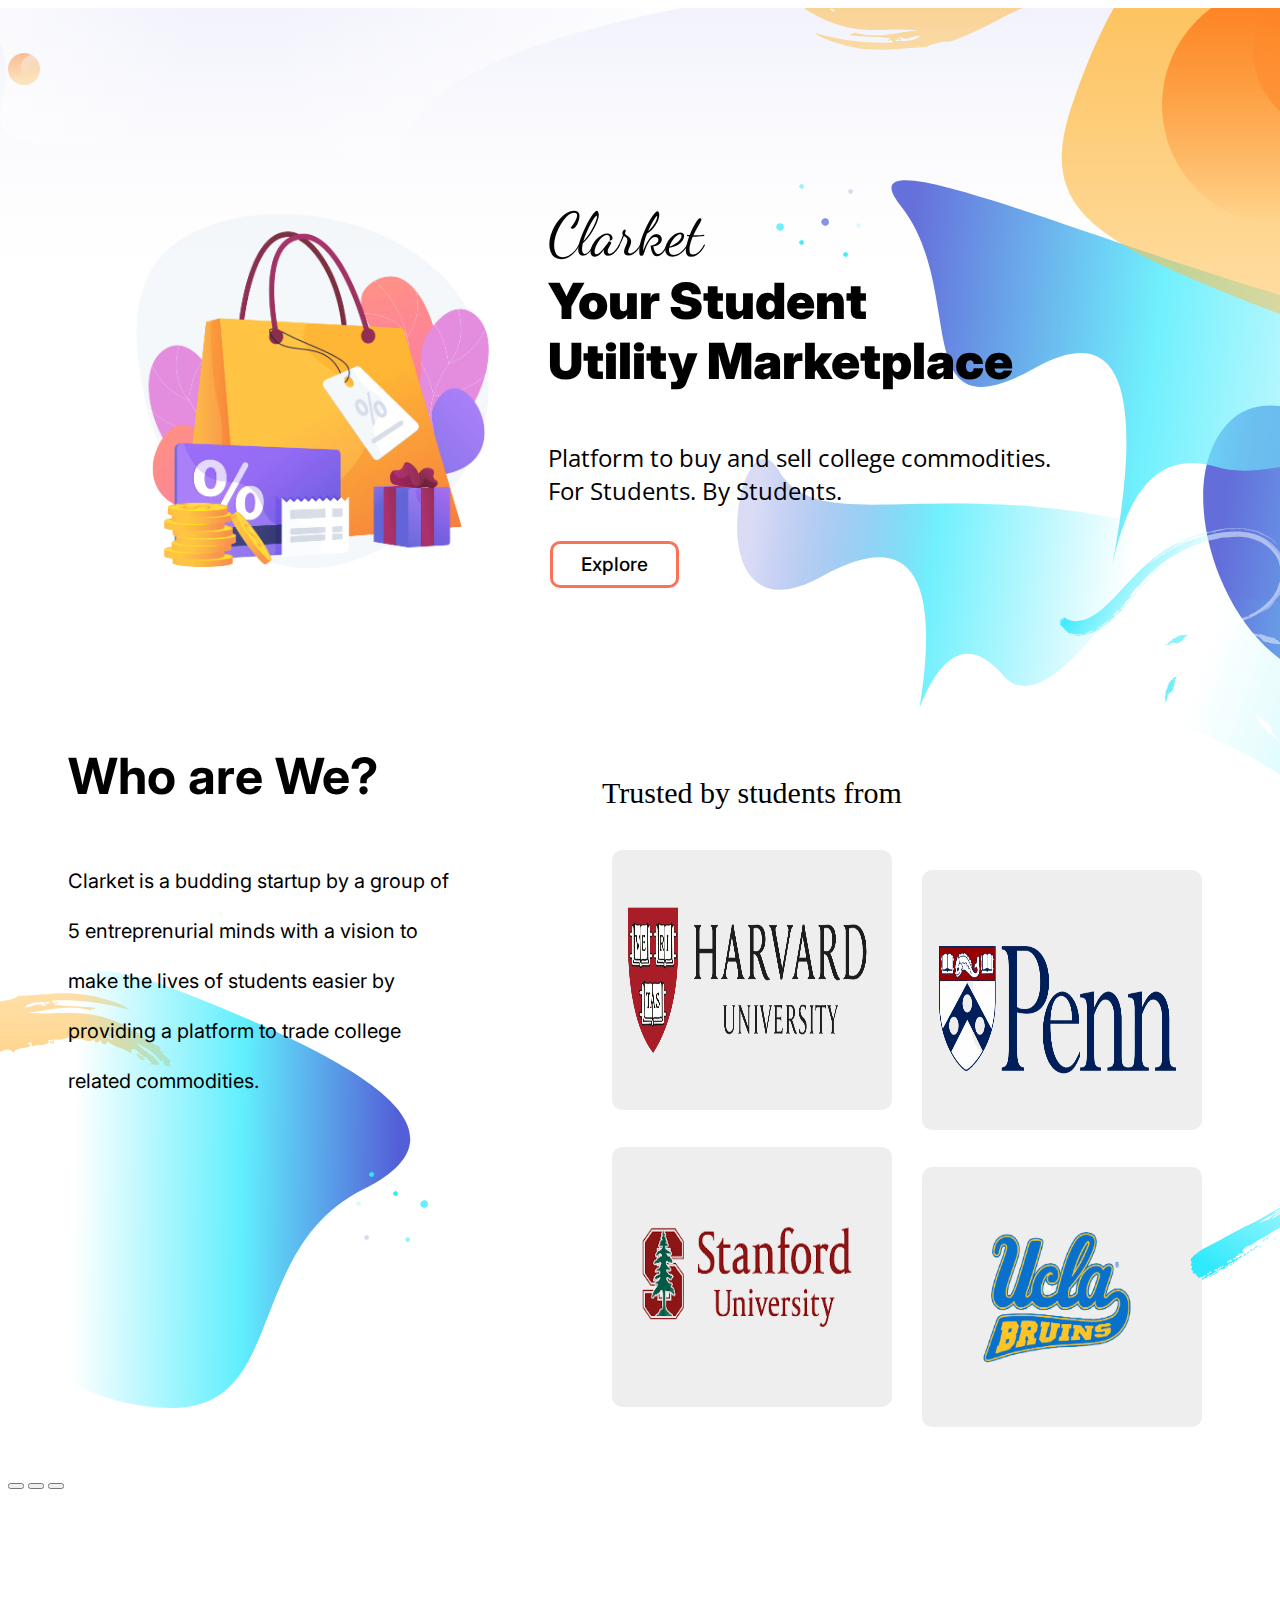
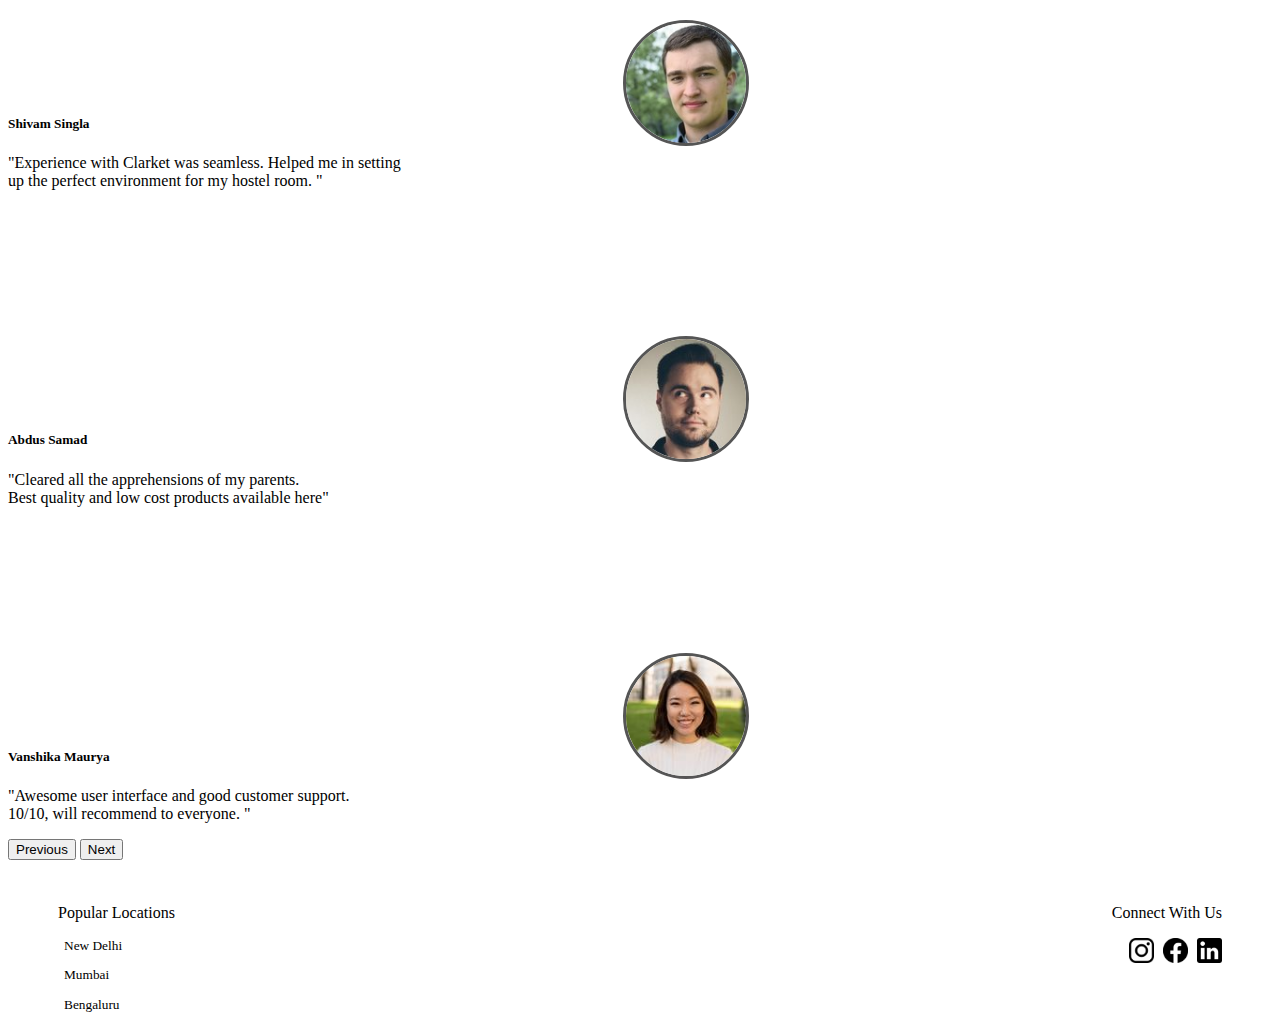
<file: index.html>
<!DOCTYPE html>
<html lang="en">
  <head>
    <link rel="preconnect" href="https://fonts.googleapis.com" />
    <link rel="preconnect" href="https://fonts.gstatic.com" crossorigin />
    <link
      href="https://fonts.googleapis.com/css2?family=Open+Sans:ital,wght@0,300;0,400;0,500;0,600;0,700;0,800;1,300;1,400;1,500;1,600;1,700;1,800&display=swap"
      rel="stylesheet"
    />
    <link
      href="https://fonts.googleapis.com/css2?family=Inter:wght@100;200;300;400;500;600;700;800;900&display=swap"
      rel="stylesheet"
    />
    <link
      href="https://fonts.googleapis.com/css2?family=Dancing+Script:wght@400;500;600;700&display=swap"
      rel="stylesheet"
    />
    <meta charset="UTF-8" />
    <meta http-equiv="X-UA-Compatible" content="IE=edge" />
    <meta name="viewport" content="width=device-width, initial-scale=1.0" />
    <link
      href="https://cdn.jsdelivr.net/npm/bootstrap@5.1.1/dist/css/bootstrap.min.css"
      rel="stylesheet"
      integrity="sha384-F3w7mX95PdgyTmZZMECAngseQB83DfGTowi0iMjiWaeVhAn4FJkqJByhZMI3AhiU"
      crossorigin="anonymous"
    />
    <link rel="stylesheet" href="styles.css" />
    <title>Clarket-College ki dukaan</title>
  </head>

  <body>
    <img src="assets/hero-media-illustration-light.svg" class="hero-image" />
    <header class="site-header">
      <div class="container">
        <div class="site-header-inner">
          <div class="brand header-brand">
            <h1 class="m-0">
              <div href="#">
                <img
                  class="header-logo-image asset-light"
                  src="assets/logo-light.svg"
                  alt="Logo"
                />
              </div>
            </h1>
          </div>
        </div>
      </div>
    </header>
    <div class="align-horizontal">
      <img src="assets/Wavy_Bus-17_Single-09.jpg" class="vector-image" />
      <div>
        <p class="home-heading">Clarket</p>
        <p class="home-subheading">
          Your Student <br />
          Utility Marketplace
        </p>
        <p class="home-subsubheading">
          Platform to buy and sell college commodities. <br />
          For Students. By Students.
        </p>
        <a href="sell2.html">Explore</a>
      </div>
    </div>
    <br />
    <br />
    <hr />
    <img src="assets/features-illustration-light.svg" class="second-bg-image" />
    <div class="align-horizontal">
      <div>
        <p class="who-are-we">Who are We?</p>
        <p class="who-are-we-body">
          Clarket is a budding startup by a group of 5 entreprenurial minds with
          a vision to make the lives of students easier by providing a platform
          to trade college related commodities.
        </p>
      </div>
      <div class="trusted">
        <p>Trusted by students from</p>
        <div class="align-horizontal">
          <div class="cards-pair" width="350px">
            <img
              class="card"
              src="assets/2560px-Harvard_University_logo.svg-removebg-preview.png"
            />
            <img class="card" src="assets/download-removebg-preview.png" />
          </div>
          <div class="cards-pair pair-2" width="250px">
            <img class="card" src="assets/ucb-removebg-preview.png" />
            <img class="card" src="assets/u_penn-removebg-preview.png" />
          </div>
        </div>
      </div>
    </div>
    <br />
    <div
      id="carouselExampleCaptions"
      class="carousel carousel-dark slide"
      data-bs-ride="carousel"
    >
      <div class="carousel-indicators">
        <button
          type="button"
          data-bs-target="#carouselExampleCaptions"
          data-bs-slide-to="0"
          class="active slidebutton"
          aria-current="true"
          aria-label="Slide 1"
        ></button>
        <button
          type="button"
          data-bs-target="#carouselExampleCaptions"
          data-bs-slide-to="1"
          class="slidebutton"
          aria-label="Slide 2"
        ></button>
        <button
          type="button"
          data-bs-target="#carouselExampleCaptions"
          data-bs-slide-to="2"
          class="slidebutton"
          aria-label="Slide 3"
        ></button>
      </div>
      <div class="carousel-inner">
        <div class="carousel-item active">
          <img src="assets/user1.jpg" class="user-icon-image" />
          <img
            src="assets/IIITD.jpg"
            class="d-block w-100 reviewimage"
            alt="..."
          />
          <div class="carousel-caption d-none d-md-block">
            <h5>Shivam Singla</h5>
            <p>
              "Experience with Clarket was seamless. Helped me in setting
              <br />up the perfect environment for my hostel room. "
            </p>
          </div>
        </div>
        <div class="carousel-item">
          <img src="assets/user2.jpg" class="user-icon-image" />
          <img
            src="assets/IIITD.jpg"
            class="d-block w-100 reviewimage"
            alt="..."
          />
          <div class="carousel-caption d-none d-md-block">
            <h5>Abdus Samad</h5>
            <p>
              "Cleared all the apprehensions of my parents. <br />Best quality
              and low cost products available here"
            </p>
          </div>
        </div>
        <div class="carousel-item">
          <img src="assets/user3.jpg" class="user-icon-image" />
          <img
            src="assets/NSUT.jpg"
            class="d-block w-100 reviewimage"
            alt="..."
          />
          <div class="carousel-caption d-none d-md-block">
            <h5>Vanshika Maurya</h5>
            <p>
              "Awesome user interface and good customer support. <br />10/10,
              will recommend to everyone. "
            </p>
          </div>
        </div>
      </div>
      <button
        class="carousel-control-prev"
        type="button"
        data-bs-target="#carouselExampleCaptions"
        data-bs-slide="prev"
      >
        <span class="carousel-control-prev-icon" aria-hidden="true"></span>
        <span class="visually-hidden">Previous</span>
      </button>
      <button
        class="carousel-control-next"
        type="button"
        data-bs-target="#carouselExampleCaptions"
        data-bs-slide="next"
      >
        <span class="carousel-control-next-icon" aria-hidden="true"></span>
        <span class="visually-hidden">Next</span>
      </button>
    </div>
    <br />
    <img
      src="assets/features-illustration-top-light.svg"
      class="bottom-hero-image"
    />
    <div class="align-content-end">
      <div class="popular-locations">
        <p>Popular Locations</p>
        <p class="location">New Delhi</p>
        <p class="location">Mumbai</p>
        <p class="location">Bengaluru</p>
      </div>
      <div class="connect">
        <p>Connect With Us</p>
        <div class="connect-images">
          <img class="connect-logo" src="assets/instagram-logo.png" />
          <img class="connect-logo" src="assets/fb_logo.png" />
          <img class="connect-logo" src="assets/ld_logo.png" />
        </div>
      </div>
    </div>
    <script
      src="https://cdn.jsdelivr.net/npm/bootstrap@5.1.3/dist/js/bootstrap.bundle.min.js"
      integrity="sha384-ka7Sk0Gln4gmtz2MlQnikT1wXgYsOg+OMhuP+IlRH9sENBO0LRn5q+8nbTov4+1p"
      crossorigin="anonymous"
    ></script>
  </body>
</html>
</file>
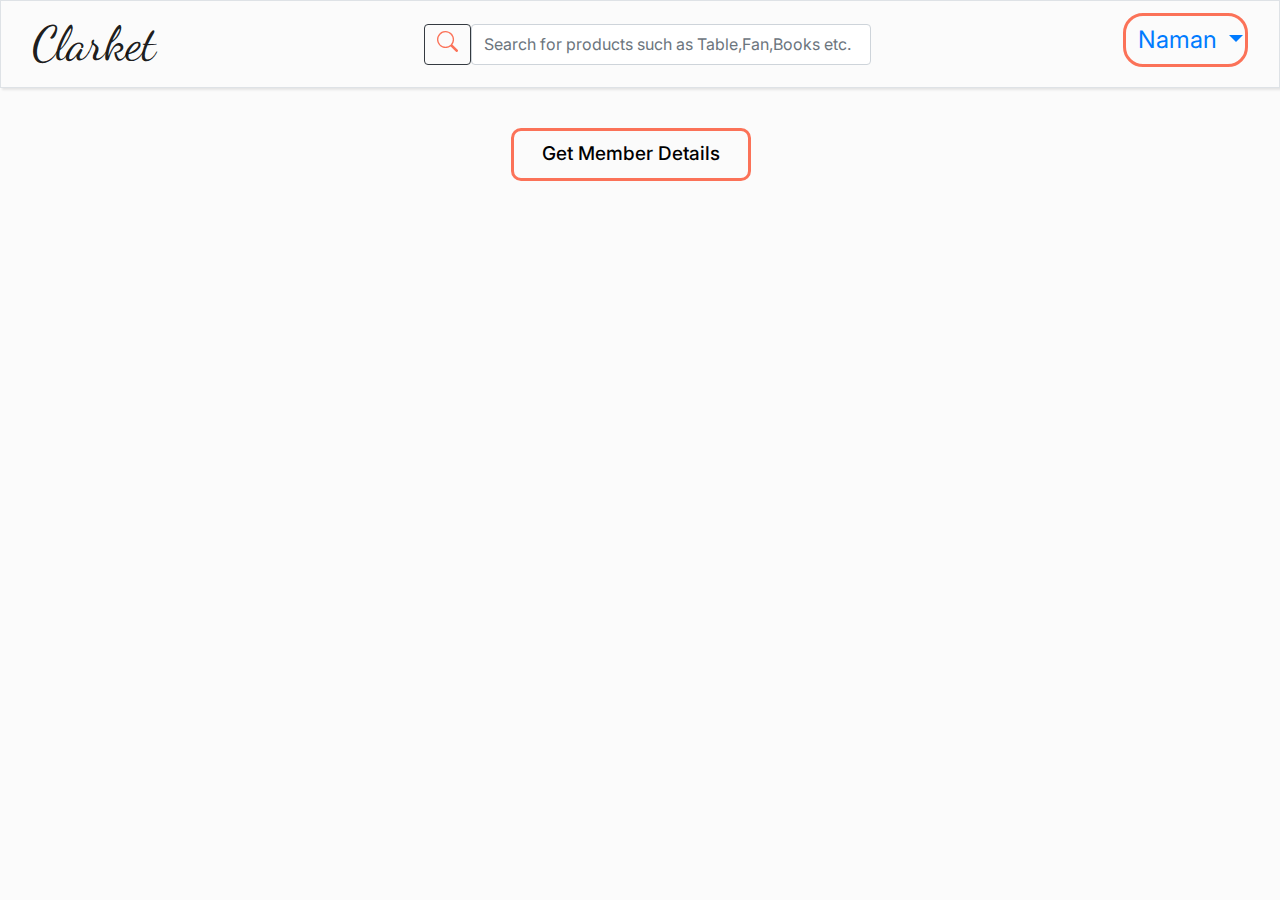
<file: aboutus.html>
<!DOCTYPE html>

<head>

	<title>Team Members: </title>
	<!--JavaScript-->
	<script>
		function loadXMLDoc() {
			var xmlhttp = new XMLHttpRequest();
			console.log(xmlhttp);
			xmlhttp.onreadystatechange = function () {

				// Request finished and response
				// is ready and Status is "OK"
				if (this.readyState == 4 && this.status == 200) {
					console.log("started");
					empDetails(this);
				}
			};

			// employee.xml is the external xml file
			xmlhttp.open("GET", "members.xml", true);
			xmlhttp.send();
		}

		function empDetails(xml) {
			var i;
			var xmlDoc = xml.responseXML;
			console.log(xmlDoc);
			var table =
				`<tr><th>First Name</th><th>Last Name</th>
					<th>Roll No.</th>
				</tr>`;
			var x = xmlDoc.getElementsByTagName("member");
			console.log(x);

			// Start to fetch the data by using TagName
			for (i = 0; i < x.length; i++) {
				table += "<tr><td>" +
					x[i].getElementsByTagName("firstname")[0]
					.childNodes[0].nodeValue + "</td><td>" +
					x[i].getElementsByTagName("lastname")[0]
					.childNodes[0].nodeValue + "</td><td>" +
					x[i].getElementsByTagName("rollno")[0]
					.childNodes[0].nodeValue
			}

			// Print the xml data in table form
			var tablee = document.getElementById("membertable");
			console.log(tablee);
			tablee.innerHTML = table;

		}
	</script>
	<style>
		table {
			text-align: center;
			margin-left: 10%;
			border-collapse: collapse;
			width: 80%;
		}

		th,
		td {
			text-align: center;
			padding: 8px;
		}

		tr:nth-child(odd) {
			background-color: white
		}

		tr:nth-child(even) {
			background-color: #fb7358c5;
		}

		th {
			background-color: #555555;
			color: white;
		}

		.button {
			align-self: center;
			position: relative;
			left: 39%;
			background-color: transparent;
			margin-top: 40px;
			margin-left: 12px;
			color: black;
			font-weight: 500;
			font-size: 19px;
			font-family: "Inter";
			border: 3px solid #fb7258;
			padding: 9px 28px;
			text-align: center;
			text-decoration: none;
			display: inline-block;
			border-radius: 10px;
		}

		button:hover {
			background-color: rgba(251, 114, 88, 0.1);
			-webkit-transition-duration: 0.4s;
			/* Safari */
			transition-duration: 1s;
		}
	</style>
	<link rel="preconnect" href="https://fonts.googleapis.com" />
	<link rel="preconnect" href="https://fonts.gstatic.com" crossorigin />
	<link
		href="https://fonts.googleapis.com/css2?family=Open+Sans:ital,wght@0,300;0,400;0,500;0,600;0,700;0,800;1,300;1,400;1,500;1,600;1,700;1,800&display=swap"
		rel="stylesheet" />
	<link rel="preconnect" href="https://fonts.googleapis.com" />
	<link rel="preconnect" href="https://fonts.gstatic.com" crossorigin />
	<link href="https://fonts.googleapis.com/css2?family=Inter:wght@100;200;300;400;500;600;700;800;900&display=swap"
		rel="stylesheet" />
	<meta charset="UTF-8" />
	<meta http-equiv="X-UA-Compatible" content="IE=edge" />
	<meta name="viewport" content="width=device-width, initial-scale=1.0" />
	<link href="https://cdn.jsdelivr.net/npm/bootstrap@5.1.3/dist/css/bootstrap.min.css" rel="stylesheet"
		integrity="sha384-1BmE4kWBq78iYhFldvKuhfTAU6auU8tT94WrHftjDbrCEXSU1oBoqyl2QvZ6jIW3" crossorigin="anonymous" />
	<link rel="stylesheet" href="https://maxcdn.bootstrapcdn.com/bootstrap/4.0.0/css/bootstrap.min.css"
		integrity="sha384-Gn5384xqQ1aoWXA+058RXPxPg6fy4IWvTNh0E263XmFcJlSAwiGgFAW/dAiS6JXm" crossorigin="anonymous" />
	<script src="https://cdn.jsdelivr.net/npm/bootstrap@5.0.2/dist/js/bootstrap.bundle.min.js"
		integrity="sha384-MrcW6ZMFYlzcLA8Nl+NtUVF0sA7MsXsP1UyJoMp4YLEuNSfAP+JcXn/tWtIaxVXM" crossorigin="anonymous">
	</script>
	<link rel="preconnect" href="https://fonts.googleapis.com" />
	<link rel="preconnect" href="https://fonts.gstatic.com" crossorigin />
	<link href="https://fonts.googleapis.com/css2?family=Dancing+Script:wght@400;500;600;700&display=swap"
		rel="stylesheet" />
	<script src="https://cdn.jsdelivr.net/npm/bootstrap@5.1.3/dist/js/bootstrap.bundle.min.js"
		integrity="sha384-ka7Sk0Gln4gmtz2MlQnikT1wXgYsOg+OMhuP+IlRH9sENBO0LRn5q+8nbTov4+1p" crossorigin="anonymous">
	</script>
	<link rel="stylesheet" href="detailedstyle.css" />
	<script src="https://code.jquery.com/jquery-3.6.0.min.js"
		integrity="sha256-/xUj+3OJU5yExlq6GSYGSHk7tPXikynS7ogEvDej/m4=" crossorigin="anonymous"></script>
</head>

<body>
	<nav class="navbar navbar-expand-lg navbar-light border border-5 shd">
		<div class="container-fluid container-lg hs">
			<a class="navbar-brand home-heading " href="index.php">Clarket</a>
			<form class="d-flex me-auto ms-auto">
				<button class="btn btn-outline-dark" type="submit">
					<svg xmlns="http://www.w3.org/2000/svg" width="21" height="21" fill="currentColor"
						class="bi bi-search m-auto mx-1 " viewBox="0 0 16 16">
						<path
							d="M11.742 10.344a6.5 6.5 0 1 0-1.397 1.398h-.001c.03.04.062.078.098.115l3.85 3.85a1 1 0 0 0 1.415-1.414l-3.85-3.85a1.007 1.007 0 0 0-.115-.1zM12 6.5a5.5 5.5 0 1 1-11 0 5.5 5.5 0 0 1 11 0z" />
					</svg>
				</button>
				<input class="form-control widath " type="search"
					placeholder="Search for products such as Table,Fan,Books etc." aria-label="Search" />
			</form>
			<ul class="navbar-nav">
				<li class="nav-item me-1">
					<div class="dropdown show">
						<a class="btn cbtn mb-2 dropdown-toggle logged-in" href="#" role="button" id="dropdownMenuLink"
							data-toggle="dropdown" aria-haspopup="true" aria-expanded="false">
							Naman
						</a>

						<div class="dropdown-menu" aria-labelledby="dropdownMenuLink">
							<a class="dropdown-item" href="user_account.php">Profile</a>
							<a class="dropdown-item" href="logout.php" id="logoutbutton">Logout</a>
						</div>
					</div>
				</li>
			</ul>
		</div>

	</nav>

	<div>
		<button type="button" class="button" onclick="loadXMLDoc()">
			Get Member Details
		</button>
	</div>
	<br><br>
	<table id="membertable"></table>
</body>

</html>
</file>
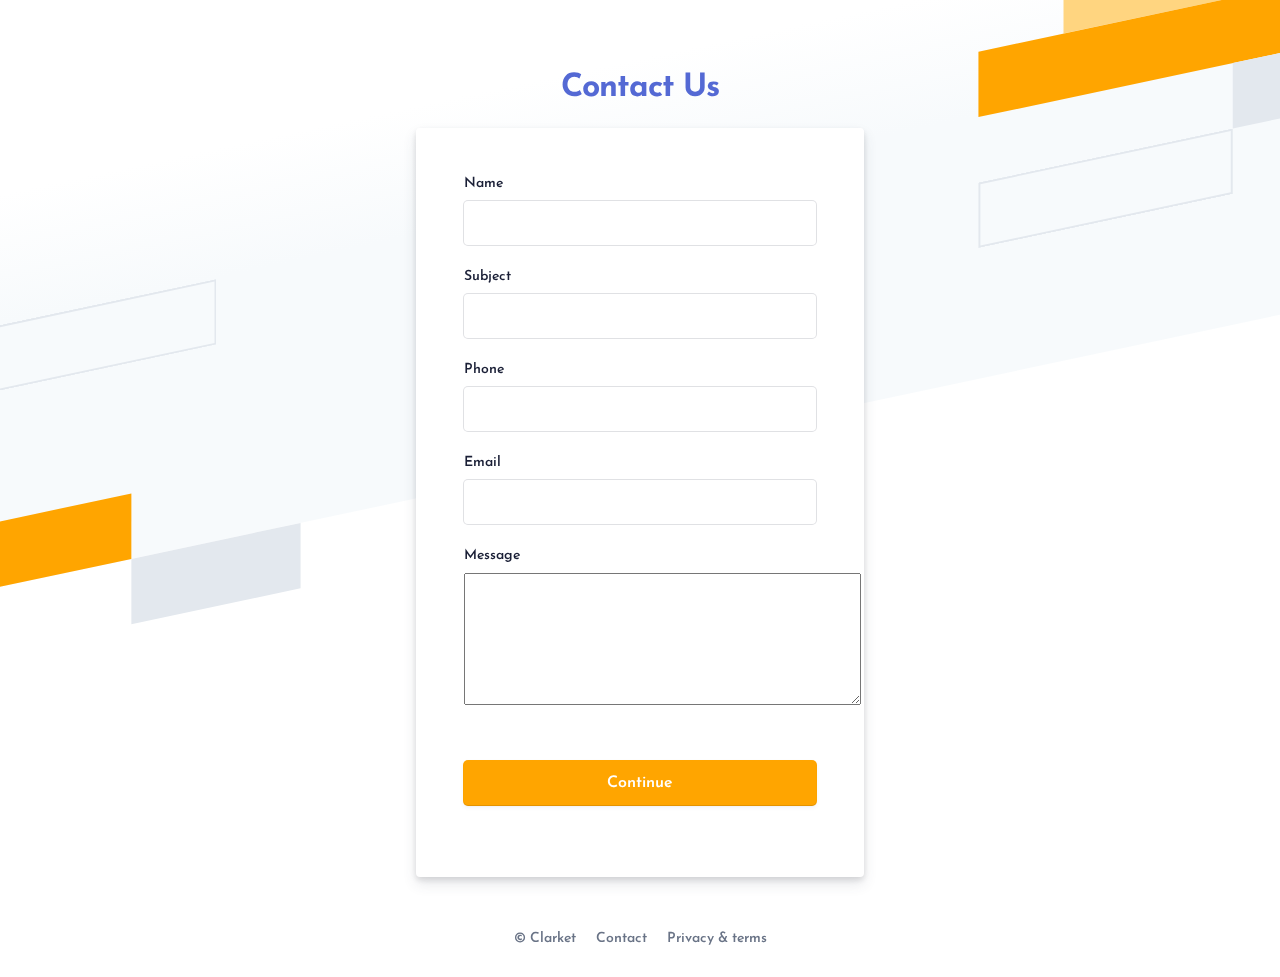
<file: contact_us.html>
<html>
<head>
  <meta charset="utf-8">
  <title>Clarket-Contact Us</title>
  <link rel="stylesheet" type="text/css" href="signin.css">
  <link rel="stylesheet" type="text/css" href="contactus.css">
</head>

<body>
  <div class="login-root">
    <div class="box-root flex-flex flex-direction--column" style="min-height: 100vh;flex-grow: 1;">
      <div class="loginbackground box-background--white padding-top--64">
        <div class="loginbackground-gridContainer">
          <div class="box-root flex-flex" style="grid-area: top / start / 8 / end;">
            <div class="box-root" style="background-image: linear-gradient(white 0%, rgb(247, 250, 252) 33%); flex-grow: 1;">
            </div>
          </div>
          <div class="box-root flex-flex" style="grid-area: 4 / 2 / auto / 5;">
            <div class="box-root box-divider--light-all-2 animationLeftRight tans3s" style="flex-grow: 1;"></div>
          </div>
          <div class="box-root flex-flex" style="grid-area: 6 / start / auto / 2;">
            <div class="box-root box-background--blue800" style="flex-grow: 1;"></div>
          </div>
          <div class="box-root flex-flex" style="grid-area: 7 / start / auto / 4;">
            <div class="box-root box-background--blue animationLeftRight" style="flex-grow: 1;"></div>
          </div>
          <div class="box-root flex-flex" style="grid-area: 8 / 4 / auto / 6;">
            <div class="box-root box-background--gray100 animationLeftRight tans3s" style="flex-grow: 1;"></div>
          </div>
          <div class="box-root flex-flex" style="grid-area: 2 / 15 / auto / end;">
            <div class="box-root box-background--cyan200 animationRightLeft tans4s" style="flex-grow: 1;"></div>
          </div>
          <div class="box-root flex-flex" style="grid-area: 3 / 14 / auto / end;">
            <div class="box-root box-background--blue animationRightLeft" style="flex-grow: 1;"></div>
          </div>
          <div class="box-root flex-flex" style="grid-area: 4 / 17 / auto / 20;">
            <div class="box-root box-background--gray100 animationRightLeft tans4s" style="flex-grow: 1;"></div>
          </div>
          <div class="box-root flex-flex" style="grid-area: 5 / 14 / auto / 17;">
            <div class="box-root box-divider--light-all-2 animationRightLeft tans3s" style="flex-grow: 1;"></div>
          </div>
        </div>
      </div>
      <div class="box-root padding-top--24 flex-flex flex-direction--column" style="flex-grow: 1; z-index: 9;">
        <div class="box-root padding-top--48 padding-bottom--24 flex-flex flex-justifyContent--center">
          <h1><a href="#" rel="dofollow">Contact Us</a></h1>
        </div>
        <div class="formbg-outer">
          <div class="formbg">
            <div class="formbg-inner padding-horizontal--48">
              <form id="myform" onsubmit="return validate();">
                <div class="field padding-bottom--24">
                    <label for="name">Name</label>
                    <input type="text" name="name">
                </div>
                <div class="field padding-bottom--24">
                    <label for="subject">Subject</label>
                    <input type="text" name="subject">
                </div>
                <div class="field padding-bottom--24">
                    <label for="phone">Phone</label>
                    <input type="number" name="phone">
                </div>
                <div class="field padding-bottom--24">
                    <label for="email">Email</label>
                    <input type="email" name="email">
                </div>
                <div class="field padding-bottom--24">
                    <label for="message">Message</label>
                    <textarea rows="10" cols="52" name="message"></textarea>
                </div>
                <br><br>
                <div class="field padding-bottom--24">
                    <input type="submit" name="submit" value="Continue">
                  </div>
              </form>
            </div>
          </div>
          <div class="footer-link padding-top--24">
            <div class="listing padding-top--24 padding-bottom--24 flex-flex center-center">
              <span><a href="#">© Clarket</a></span>
              <span><a href="#">Contact</a></span>
              <span><a href="#">Privacy & terms</a></span>
            </div>
          </div>
        </div>
      </div>
    </div>
  </div>
</body>

</html>
</file>
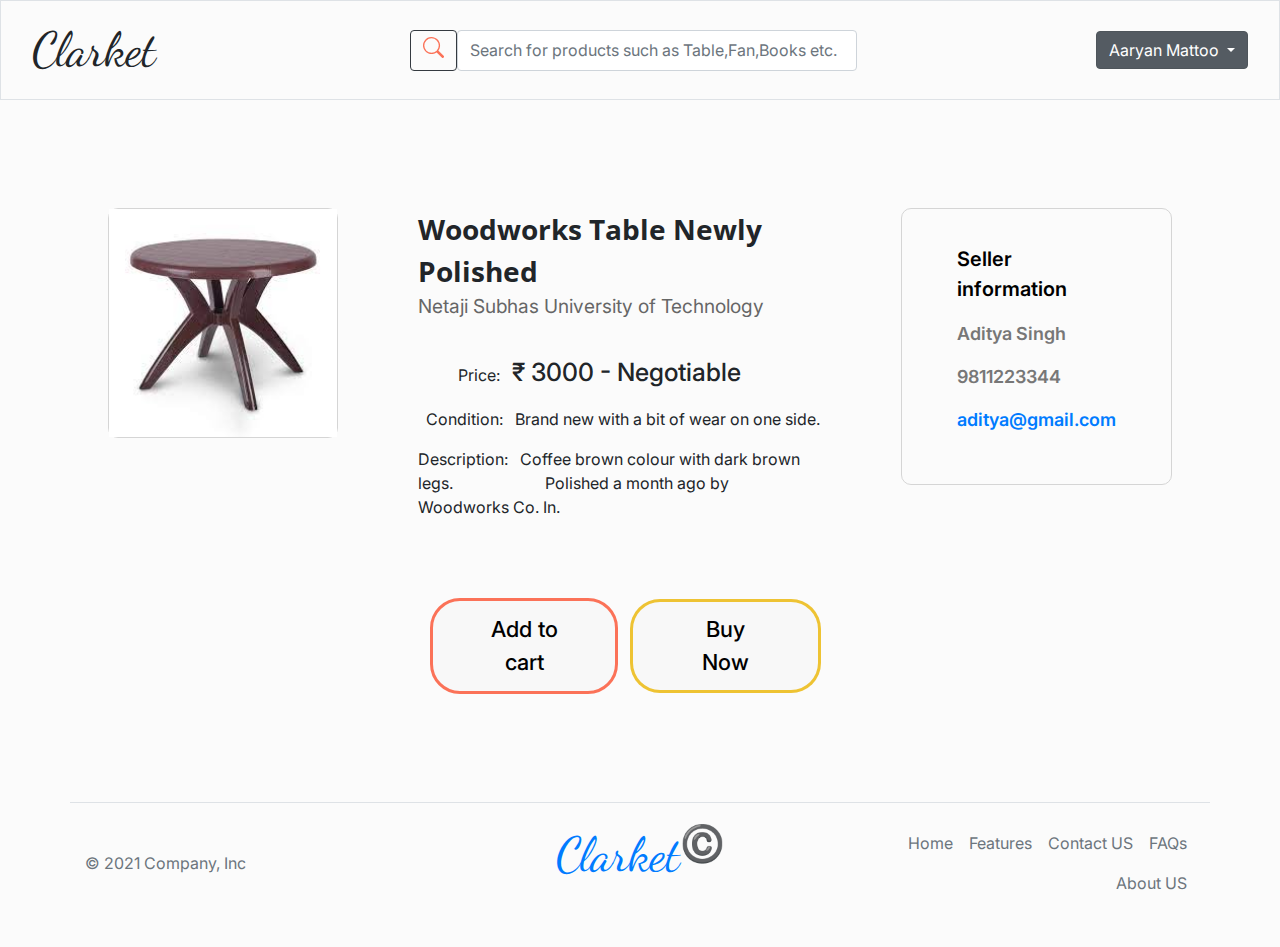
<file: product details.html>
<!DOCTYPE html>
<html lang="en">

<head>
    <link rel="preconnect" href="https://fonts.googleapis.com" />
    <link rel="preconnect" href="https://fonts.gstatic.com" crossorigin />
    <link
      href="https://fonts.googleapis.com/css2?family=Open+Sans:ital,wght@0,300;0,400;0,500;0,600;0,700;0,800;1,300;1,400;1,500;1,600;1,700;1,800&display=swap"
      rel="stylesheet"
    />
    <link rel="preconnect" href="https://fonts.googleapis.com" />
    <link rel="preconnect" href="https://fonts.gstatic.com" crossorigin />
    <link
      href="https://fonts.googleapis.com/css2?family=Inter:wght@100;200;300;400;500;600;700;800;900&display=swap"
      rel="stylesheet"
    />
    <meta charset="UTF-8" />
    <meta http-equiv="X-UA-Compatible" content="IE=edge" />
    <meta name="viewport" content="width=device-width, initial-scale=1.0" />
    <link href="https://cdn.jsdelivr.net/npm/bootstrap@5.1.3/dist/css/bootstrap.min.css" rel="stylesheet"
        integrity="sha384-1BmE4kWBq78iYhFldvKuhfTAU6auU8tT94WrHftjDbrCEXSU1oBoqyl2QvZ6jIW3" crossorigin="anonymous" />
    <link rel="stylesheet" href="https://maxcdn.bootstrapcdn.com/bootstrap/4.0.0/css/bootstrap.min.css"
        integrity="sha384-Gn5384xqQ1aoWXA+058RXPxPg6fy4IWvTNh0E263XmFcJlSAwiGgFAW/dAiS6JXm" crossorigin="anonymous" />
    <script src="https://cdn.jsdelivr.net/npm/bootstrap@5.0.2/dist/js/bootstrap.bundle.min.js"
        integrity="sha384-MrcW6ZMFYlzcLA8Nl+NtUVF0sA7MsXsP1UyJoMp4YLEuNSfAP+JcXn/tWtIaxVXM"
        crossorigin="anonymous"></script>
    <link rel="preconnect" href="https://fonts.googleapis.com" />
    <link rel="preconnect" href="https://fonts.gstatic.com" crossorigin />
    <link href="https://fonts.googleapis.com/css2?family=Dancing+Script:wght@400;500;600;700&display=swap"
        rel="stylesheet" />
    <script src="https://cdn.jsdelivr.net/npm/bootstrap@5.1.3/dist/js/bootstrap.bundle.min.js"
        integrity="sha384-ka7Sk0Gln4gmtz2MlQnikT1wXgYsOg+OMhuP+IlRH9sENBO0LRn5q+8nbTov4+1p"
        crossorigin="anonymous"></script>
    <link rel="stylesheet" href="detailedstyle.css" />
    <script src="https://code.jquery.com/jquery-3.6.0.min.js"
        integrity="sha256-/xUj+3OJU5yExlq6GSYGSHk7tPXikynS7ogEvDej/m4=" crossorigin="anonymous"></script>
    <title>product details</title>
</head>

<body>
    <nav class="navbar navbar-expand-lg navbar-light border border-5 shadow">
        <div class="container-fluid container-lg">
            <a class="navbar-brand home-heading">Clarket</a>
            <form class="d-flex me-auto ms-auto">
                <button class="btn btn-outline-dark" type="submit">
                    <svg xmlns="http://www.w3.org/2000/svg" width="21" height="21" fill="currentColor"
                        class="bi bi-search m-auto mx-1 " viewBox="0 0 16 16">
                        <path
                            d="M11.742 10.344a6.5 6.5 0 1 0-1.397 1.398h-.001c.03.04.062.078.098.115l3.85 3.85a1 1 0 0 0 1.415-1.414l-3.85-3.85a1.007 1.007 0 0 0-.115-.1zM12 6.5a5.5 5.5 0 1 1-11 0 5.5 5.5 0 0 1 11 0z" />
                    </svg>
                </button>
                <input class="form-control widath " type="search"
                    placeholder="Search for products such as Table,Fan,Books etc." aria-label="Search" />
            </form>

            <ul class="navbar-nav">
                <li class="nav-item me-1">

                    <div class="dropdown show">
                        <a class="btn btn-secondary dropdown-toggle logged-in" href="#" role="button"
                            id="dropdownMenuLink" data-toggle="dropdown" aria-haspopup="true" aria-expanded="false">
                            Aaryan Mattoo
                        </a>

                        <div class="dropdown-menu" aria-labelledby="dropdownMenuLink">
                            <a class="dropdown-item" href="user_account.html">Profile</a>
                            <a class="dropdown-item" href="#" id="logoutbutton">Logout</a>
                        </div>
                    </div>

                    <div class="modal" id="exampleModal" tabindex="-1" aria-labelledby="exampleModalLabel"
                        aria-hidden="true">
                        <div class="modal-dialog">
                            <div class="modal-content">
                                <div class="modal-body">
                                    <div class="container">
                                        <div class="row">
                                            <div class="col mx-auto p-auto">
                                                <div class="card border-0 shadow rounded-3">
                                                    <button type="button" class="btn-close" data-bs-dismiss="modal"
                                                        aria-label="Close"></button>
                                                    <div class="card-body ">
                                                        <h5 class="card-title text-center ">Sign In</h5><br>
                                                        <form id="loginform">
                                                            <div class="form-floating mb-3">
                                                                <input type="email" class="form-control"
                                                                    id="floatingInput" placeholder="name@example.com">
                                                                <label for="floatingInput">Email address</label>
                                                            </div>
                                                            <div class="form-floating mb-3">
                                                                <input type="password" class="form-control"
                                                                    id="floatingPassword" placeholder="Password">
                                                                <label for="floatingPassword">Password</label>
                                                            </div>

                                                            <div class="form-check mb-3">
                                                                <input class="form-check-input" type="checkbox" value=""
                                                                    id="rememberPasswordCheck">
                                                                <label class="form-check-label"
                                                                    for="rememberPasswordCheck">
                                                                    Remember password
                                                                </label>
                                                            </div>
                                                            <div class="d-grid">
                                                                <button
                                                                    class="btn btn-primary btn-login text-uppercase fw-bold"
                                                                    type="submit" data-bs-dismiss="modal">Sign
                                                                    in</button>
                                                                <p>Don't have an account ? <a href=""
                                                                        data-bs-dismiss="modal" data-bs-toggle="modal"
                                                                        data-bs-target="#exampleModal2"
                                                                        data-dissmiss="modal">Sign Up</a></p>
                                                            </div>
                                                            <hr class="my-4">
                                                            <div class="d-grid mb-2">
                                                                <button
                                                                    class="btn btn-google btn-login text-uppercase fw-bold"
                                                                    type="submit">
                                                                    <i class="fab fa-google me-2"></i> Sign in with
                                                                    Google
                                                                </button>
                                                            </div>
                                                            <div class="d-grid">
                                                                <button
                                                                    class="btn btn-facebook btn-login text-uppercase fw-bold"
                                                                    type="submit">
                                                                    <i class="fab fa-facebook-f me-2"></i> Sign in with
                                                                    Facebook
                                                                </button>
                                                            </div>
                                                        </form>
                                                    </div>
                                                </div>
                                            </div>
                                        </div>
                                    </div>
                                </div>

                            </div>
                        </div>
                    </div>
            </ul>
    </nav>
    <div class="main_container">
        <div class="image">
            <img src="assets/table2.png" id="img1">
        </div>
        <div class="desc">
            <p class="heading1">Woodworks Table Newly Polished</p>
            <span class="heading2">Netaji Subhas University of Technology</span>
            <hr>
            <p>&nbsp&nbsp&nbsp&nbsp&nbsp&nbsp&nbsp&nbsp&nbsp&nbspPrice: &nbsp&nbsp<span class="price">&#8377 3000 - Negotiable</span></p>
            <p>&nbsp&nbspCondition: &nbsp&nbspBrand new with a bit of wear on one side.</p>
            <p>Description: &nbsp&nbspCoffee brown colour with dark brown legs. &nbsp&nbsp&nbsp&nbsp&nbsp&nbsp&nbsp&nbsp&nbsp&nbsp&nbsp&nbsp&nbsp&nbsp&nbsp&nbsp&nbsp&nbsp&nbsp&nbsp&nbsp&nbspPolished a month ago by Woodworks Co. In.</p>
            <hr>
            <div class="buttons" ><button class="cart">Add to cart</button>
                <button class="cart cart2" >Buy Now</button>
            </div>
        </div>
        <div class="seller">
            <p class="heading3">Seller information</p>
            <p>Aditya Singh</p>
            <p>9811223344</p>
            <p><a href="mailto:aditya@gmail.com" class="email_link">aditya@gmail.com</a></p>
        </div>
    </div>
    <div class="container">
        <footer class="d-flex flex-wrap justify-content-between align-items-center py-3 my-4 border-top">
          <p class="col-md-4 mb-0 text-muted">© 2021 Company, Inc</p>
      
          <a href="/" class="col-md-4 d-flex home-heading align-items-center justify-content-center mb-3 mb-md-0 me-md-auto link-dark text-decoration-none">
            <p class="display-5">Clarket</p><sup>©️</sup></svg>
          </a>
      
          <ul class="nav col-md-4 justify-content-end">
            <li class="nav-item"><a href="index.html" class="nav-link px-2 text-muted">Home</a></li>
            <li class="nav-item"><a href="#" class="nav-link px-2 text-muted">Features</a></li>
            <li class="nav-item"><a href="contact_us.html" class="nav-link px-2 text-muted" >Contact US</a></li>
            <li class="nav-item"><a href="#" class="nav-link px-2 text-muted">FAQs</a></li>
            <li class="nav-item"><a href="#" class="nav-link px-2 text-muted">About US</a></li>
          </ul>
        </footer>
      </div>
</body>

</html>
</file>
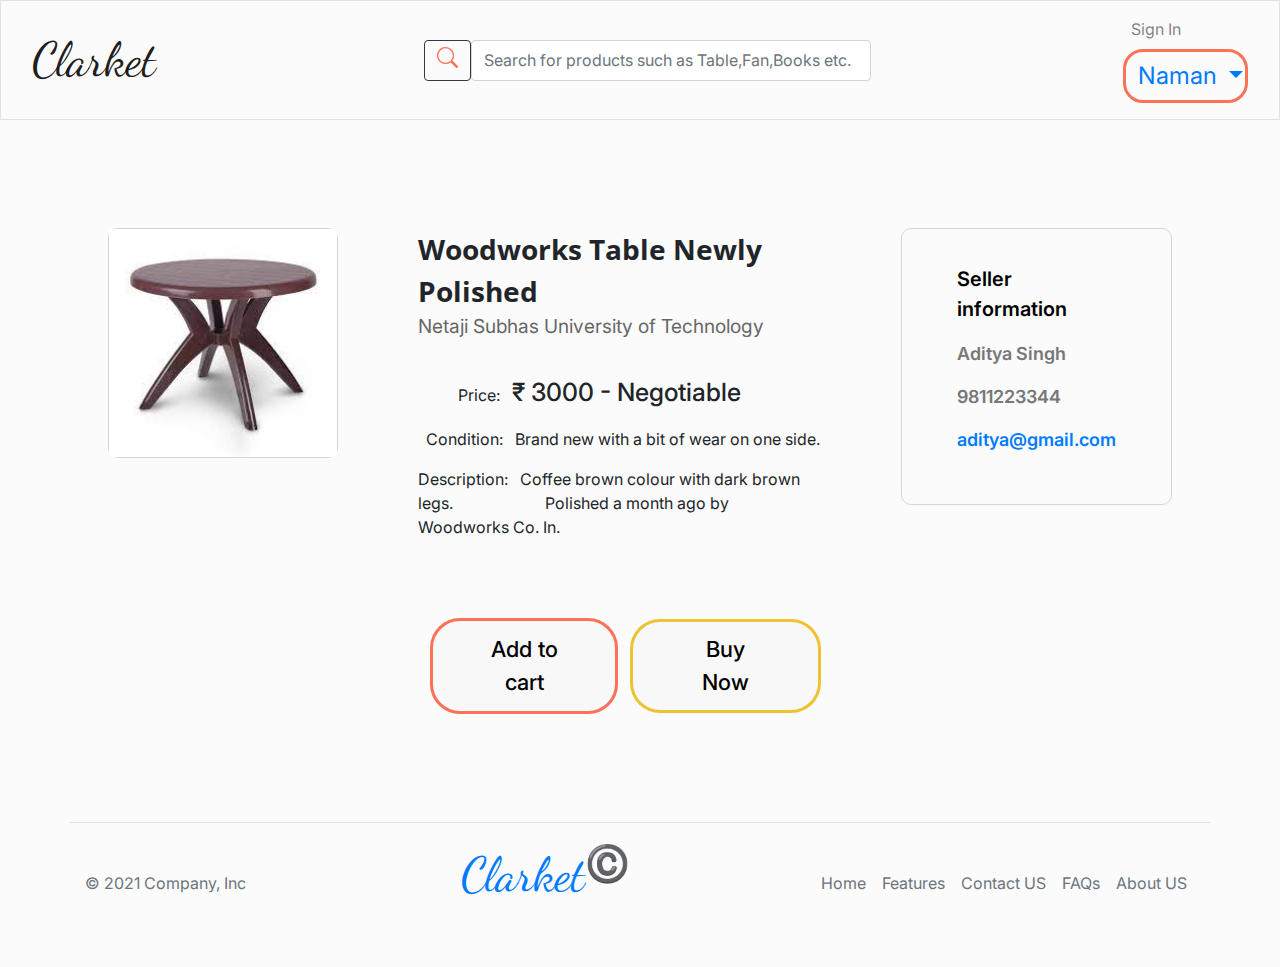
<file: product_details.html>
<!DOCTYPE html>
<html lang="en">

<head>
    <link rel="preconnect" href="https://fonts.googleapis.com" />
    <link rel="preconnect" href="https://fonts.gstatic.com" crossorigin />
    <link
      href="https://fonts.googleapis.com/css2?family=Open+Sans:ital,wght@0,300;0,400;0,500;0,600;0,700;0,800;1,300;1,400;1,500;1,600;1,700;1,800&display=swap"
      rel="stylesheet"
    />
    <link rel="preconnect" href="https://fonts.googleapis.com" />
    <link rel="preconnect" href="https://fonts.gstatic.com" crossorigin />
    <link
      href="https://fonts.googleapis.com/css2?family=Inter:wght@100;200;300;400;500;600;700;800;900&display=swap"
      rel="stylesheet"
    />
    <meta charset="UTF-8" />
    <meta http-equiv="X-UA-Compatible" content="IE=edge" />
    <meta name="viewport" content="width=device-width, initial-scale=1.0" />
    <link href="https://cdn.jsdelivr.net/npm/bootstrap@5.1.3/dist/css/bootstrap.min.css" rel="stylesheet"
        integrity="sha384-1BmE4kWBq78iYhFldvKuhfTAU6auU8tT94WrHftjDbrCEXSU1oBoqyl2QvZ6jIW3" crossorigin="anonymous" />
    <link rel="stylesheet" href="https://maxcdn.bootstrapcdn.com/bootstrap/4.0.0/css/bootstrap.min.css"
        integrity="sha384-Gn5384xqQ1aoWXA+058RXPxPg6fy4IWvTNh0E263XmFcJlSAwiGgFAW/dAiS6JXm" crossorigin="anonymous" />
    <script src="https://cdn.jsdelivr.net/npm/bootstrap@5.0.2/dist/js/bootstrap.bundle.min.js"
        integrity="sha384-MrcW6ZMFYlzcLA8Nl+NtUVF0sA7MsXsP1UyJoMp4YLEuNSfAP+JcXn/tWtIaxVXM"
        crossorigin="anonymous"></script>
    <link rel="preconnect" href="https://fonts.googleapis.com" />
    <link rel="preconnect" href="https://fonts.gstatic.com" crossorigin />
    <link href="https://fonts.googleapis.com/css2?family=Dancing+Script:wght@400;500;600;700&display=swap"
        rel="stylesheet" />
    <script src="https://cdn.jsdelivr.net/npm/bootstrap@5.1.3/dist/js/bootstrap.bundle.min.js"
        integrity="sha384-ka7Sk0Gln4gmtz2MlQnikT1wXgYsOg+OMhuP+IlRH9sENBO0LRn5q+8nbTov4+1p"
        crossorigin="anonymous"></script>
    <link rel="stylesheet" href="detailedstyle.css" />
    <script src="https://code.jquery.com/jquery-3.6.0.min.js"
        integrity="sha256-/xUj+3OJU5yExlq6GSYGSHk7tPXikynS7ogEvDej/m4=" crossorigin="anonymous"></script>
    <title>product details</title>
</head>

<body>
    <nav class="navbar navbar-expand-lg navbar-light border border-5 shadow navbar-fixed-top">
        <div class="container-fluid container-lg">
            <a class="navbar-brand home-heading" href="/index.html">Clarket</a>
            <form class="d-flex me-auto ms-auto">
                <button class="btn btn-outline-dark" type="submit">
                    <svg xmlns="http://www.w3.org/2000/svg" width="21" height="21" fill="currentColor"
                        class="bi bi-search m-auto mx-1 " viewBox="0 0 16 16">
                        <path
                            d="M11.742 10.344a6.5 6.5 0 1 0-1.397 1.398h-.001c.03.04.062.078.098.115l3.85 3.85a1 1 0 0 0 1.415-1.414l-3.85-3.85a1.007 1.007 0 0 0-.115-.1zM12 6.5a5.5 5.5 0 1 1-11 0 5.5 5.5 0 0 1 11 0z" />
                    </svg>
                </button>
                <input class="form-control widath " type="search"
                    placeholder="Search for products such as Table,Fan,Books etc." aria-label="Search" />
            </form>

            <ul class="navbar-nav">
                <li class="nav-item me-1">
                    <a
                    class="nav-link rounded-pill logged-out"
                    href="#"
                    id="Account"
                    role="button"
                    data-bs-toggle="modal"
                    data-bs-target="#exampleModal"
                  >
                    Sign In
                  </a>
                    <div class="dropdown show">
                        <a class="btn cbtn mb-2 dropdown-toggle logged-in" href="#" role="button"
                            id="dropdownMenuLink" data-toggle="dropdown" aria-haspopup="true" aria-expanded="false">
                            Naman
                        </a>

                        <div class="dropdown-menu" aria-labelledby="dropdownMenuLink">
                            <a class="dropdown-item" href="user_account.html">Profile</a>
                            <a class="dropdown-item" href="#" id="logoutbutton">Logout</a>
                        </div>
                    </div>

                    <div class="modal" id="exampleModal" tabindex="-1" aria-labelledby="exampleModalLabel"
                        aria-hidden="true">
                        <div class="modal-dialog">
                            <div class="modal-content">
                                <div class="modal-body">
                                    <div class="container">
                                        <div class="row">
                                            <div class="col mx-auto p-auto">
                                                <div class="card border-0 shadow rounded-3">
                                                    <button type="button" class="btn-close" data-bs-dismiss="modal"
                                                        aria-label="Close"></button>
                                                    <div class="card-body ">
                                                        <h5 class="card-title text-center ">Sign In</h5><br>
                                                        <form id="loginform">
                                                            <div class="form-floating mb-3">
                                                                <input type="email" class="form-control"
                                                                    id="floatingInput" placeholder="name@example.com">
                                                                <label for="floatingInput">Email address</label>
                                                            </div>
                                                            <div class="form-floating mb-3">
                                                                <input type="password" class="form-control"
                                                                    id="floatingPassword" placeholder="Password">
                                                                <label for="floatingPassword">Password</label>
                                                            </div>

                                                            <div class="form-check mb-3">
                                                                <input class="form-check-input" type="checkbox" value=""
                                                                    id="rememberPasswordCheck">
                                                                <label class="form-check-label"
                                                                    for="rememberPasswordCheck">
                                                                    Remember password
                                                                </label>
                                                            </div>
                                                            <div class="d-grid">
                                                                <button
                                                                    class="btn btn-primary btn-login text-uppercase fw-bold"
                                                                    type="submit" data-bs-dismiss="modal">Sign
                                                                    in</button>
                                                                <p>Don't have an account ? <a href=""
                                                                        data-bs-dismiss="modal" data-bs-toggle="modal"
                                                                        data-bs-target="#exampleModal2"
                                                                        data-dissmiss="modal">Sign Up</a></p>
                                                            </div>
                                                            <hr class="my-4">
                                                            <div class="d-grid mb-2">
                                                                <button
                                                                    class="btn btn-google btn-login text-uppercase fw-bold"
                                                                    type="submit">
                                                                    <i class="fab fa-google me-2"></i> Sign in with
                                                                    Google
                                                                </button>
                                                            </div>
                                                            <div class="d-grid">
                                                                <button
                                                                    class="btn btn-facebook btn-login text-uppercase fw-bold"
                                                                    type="submit">
                                                                    <i class="fab fa-facebook-f me-2"></i> Sign in with
                                                                    Facebook
                                                                </button>
                                                            </div>
                                                        </form>
                                                    </div>
                                                </div>
                                            </div>
                                        </div>
                                    </div>
                                </div>

                            </div>
                        </div>
                    </div>
                    <div class="modal" id="exampleModal2" tabindex="-1" aria-labelledby="exampleModalLabel" aria-hidden="true">
                        <div class="modal-dialog">
                          <div class="modal-content">
                            <div class="modal-body">
                                <div class="container">
                                    <div class="row">
                                      <div class="col mx-auto p-auto">
                                        <div class="card border-0 shadow rounded-3">
                                          <button type="button" class="btn-close" data-bs-dismiss="modal" aria-label="Close"></button>
                                          <div class="card-body "> 
                                            <h5 class="card-title text-center ">Sign Up</h5><br>
                                            <form id="signupform">
                                                <div class="form-floating mb-3">
                                                    <input type="text" class="form-control" id="floatingName" placeholder="Name">
                                                    <label for="floatingInput">Name</label>
                                                  </div>
                                              <div class="form-floating mb-3">
                                                <input type="email" class="form-control" id="floatingInput" placeholder="name@example.com">
                                                <label for="floatingInput">Email address</label>
                                              </div>
                                              <div class="form-floating mb-3">
                                                <input type="password" class="form-control" id="floatingPassword1" placeholder="Set Password">
                                                <label for="floatingPassword">Set Password</label>
                                              </div>
                                              <div class="form-floating mb-3">
                                                <input type="password" class="form-control" id="floatingPassword2" placeholder="Confirm Password">
                                                <label for="floatingPassword">Confirm Password</label>
                                              </div>
                                
                                              <div class="d-grid">
                                                <button class="btn btn-primary btn-login text-uppercase fw-bold" data-bs-dismiss="modal" type="submit" id="signupbutton">Sign
                                                  Up</button>
                                                  <p>Have an account ? <a href="" data-bs-dismiss="modal" data-bs-toggle="modal" data-bs-target="#exampleModal" >Sign In</a></p>
                                              </div>
                                              <hr class="my-4">
                                              <div class="d-grid mb-2">
                                                <button class="btn btn-google btn-login text-uppercase fw-bold" type="submit">
                                                  <i class="fab fa-google me-2"></i> Sign Up with Google
                                                </button>
                                              </div>
                                            </form>
                                          </div> 
                                        </div>
                                      </div>
                                    </div>
                                  </div>
                            </div>
                          </div>
                        </div>
                      </div>
            </ul>
    </nav>
    <div id="alert"></div>
    <div class="main_container">
        <div class="image">
            <img src="assets/table2.png" id="img1">
        </div>
        <div class="desc">
            <p class="heading1">Woodworks Table Newly Polished</p>
            <span class="heading2">Netaji Subhas University of Technology</span>
            <hr>
            <p>&nbsp&nbsp&nbsp&nbsp&nbsp&nbsp&nbsp&nbsp&nbsp&nbspPrice: &nbsp&nbsp<span class="price">&#8377 3000 - Negotiable</span></p>
            <p>&nbsp&nbspCondition: &nbsp&nbspBrand new with a bit of wear on one side.</p>
            <p>Description: &nbsp&nbspCoffee brown colour with dark brown legs. &nbsp&nbsp&nbsp&nbsp&nbsp&nbsp&nbsp&nbsp&nbsp&nbsp&nbsp&nbsp&nbsp&nbsp&nbsp&nbsp&nbsp&nbsp&nbsp&nbsp&nbsp&nbspPolished a month ago by Woodworks Co. In.</p>
            <hr>
            <div class="buttons" ><button class="cart cart1" onclick="addtocart()">Add to cart</button>
                <button class="cart cart2" >Buy Now</button>
            </div>
        </div>
        <div class="seller">
            <p class="heading3">Seller information</p>
            <p>Aditya Singh</p>
            <p>9811223344</p>
            <p><a href="mailto:aditya@gmail.com" class="email_link">aditya@gmail.com</a></p>
        </div>
    </div>
    <div class="container">
        <footer class="d-flex flex-wrap justify-content-between align-items-center py-3 my-4 border-top">
          <p class="col-md-3 mb-0 text-muted">© 2021 Company, Inc</p>
      
          <a href="/" class="col-md-4 d-flex home-heading align-items-center justify-content-center mb-3 mb-md-0 me-md-auto link-dark text-decoration-none">
            <p class="display-5 mrg">Clarket</p><sup>©️</sup></svg>
          </a>
      
          <ul class="nav col-md-5 justify-content-end">
            <li class="nav-item"><a href="index.html" class="nav-link px-2 text-muted">Home</a></li>
            <li class="nav-item"><a href="#" class="nav-link px-2 text-muted">Features</a></li>
            <li class="nav-item"><a href="contact_us.html" class="nav-link px-2 text-muted" >Contact US</a></li>
            <li class="nav-item"><a href="#" class="nav-link px-2 text-muted">FAQs</a></li>
            <li class="nav-item"><a href="#" class="nav-link px-2 text-muted">About US</a></li>
          </ul>
        </footer>
      </div>
      <script type="module" src="scripts/auth.js"></script>
      <script src="scripts/index.js"></script>
</body>

</html>
</file>
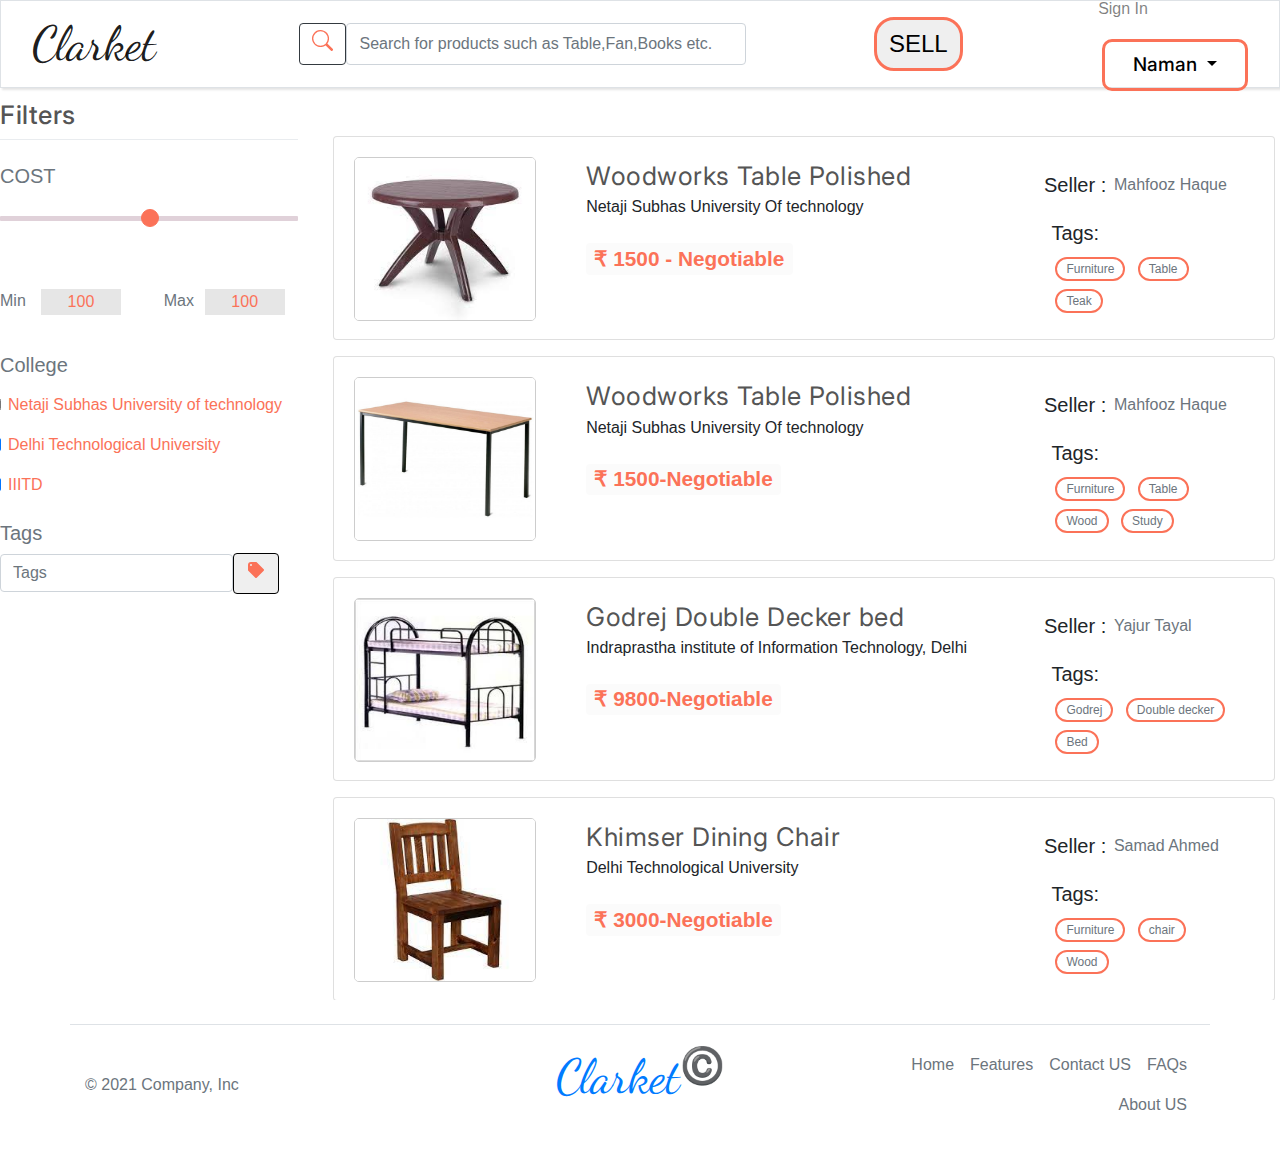
<file: sell2.html>
<!DOCTYPE html>
<html lang="en">
  <head>
    <meta charset="UTF-8" />
    <meta http-equiv="X-UA-Compatible" content="IE=edge" />
    <meta name="viewport" content="width=device-width, initial-scale=1.0" />
    <link rel="preconnect" href="https://fonts.googleapis.com" />
    <link rel="preconnect" href="https://fonts.gstatic.com" crossorigin />
    <link
      href="https://fonts.googleapis.com/css2?family=Inter:wght@100;200;300;400;500;600;700;800;900&display=swap"
      rel="stylesheet"
    />
    <link rel="preconnect" href="https://fonts.googleapis.com" />
    <link rel="preconnect" href="https://fonts.gstatic.com" crossorigin />
    <link
      href="https://fonts.googleapis.com/css2?family=Open+Sans:ital,wght@0,300;0,400;0,500;0,600;0,700;0,800;1,300;1,400;1,500;1,600;1,700;1,800&display=swap"
      rel="stylesheet"
    />
    <link
      href="https://cdn.jsdelivr.net/npm/bootstrap@5.1.3/dist/css/bootstrap.min.css"
      rel="stylesheet"
      integrity="sha384-1BmE4kWBq78iYhFldvKuhfTAU6auU8tT94WrHftjDbrCEXSU1oBoqyl2QvZ6jIW3"
      crossorigin="anonymous"
    />
    <link
      rel="stylesheet"
      href="https://maxcdn.bootstrapcdn.com/bootstrap/4.0.0/css/bootstrap.min.css"
      integrity="sha384-Gn5384xqQ1aoWXA+058RXPxPg6fy4IWvTNh0E263XmFcJlSAwiGgFAW/dAiS6JXm"
      crossorigin="anonymous"
    />
    <script
      src="https://cdn.jsdelivr.net/npm/bootstrap@5.0.2/dist/js/bootstrap.bundle.min.js"
      integrity="sha384-MrcW6ZMFYlzcLA8Nl+NtUVF0sA7MsXsP1UyJoMp4YLEuNSfAP+JcXn/tWtIaxVXM"
      crossorigin="anonymous"
    ></script>
    <link
      href="https://fonts.googleapis.com/css2?family=Dancing+Script:wght@400;500;600;700&display=swap"
      rel="stylesheet"
    />
    <script
      src="https://cdn.jsdelivr.net/npm/bootstrap@5.1.3/dist/js/bootstrap.bundle.min.js"
      integrity="sha384-ka7Sk0Gln4gmtz2MlQnikT1wXgYsOg+OMhuP+IlRH9sENBO0LRn5q+8nbTov4+1p"
      crossorigin="anonymous"
    ></script>
    <link rel="stylesheet" href="styless.css" />
    <script src="https://code.jquery.com/jquery-3.6.0.min.js" integrity="sha256-/xUj+3OJU5yExlq6GSYGSHk7tPXikynS7ogEvDej/m4=" crossorigin="anonymous"></script>
    <title>Clarket</title>
  </head>
  <body>
    <nav class="navbar navbar-expand-lg navbar-light border border-5 shd">
      <div class="container-fluid container-lg hs">
        <a class="navbar-brand home-heading " href="/index.html">Clarket</a>
        <form class="d-flex me-auto ms-auto">
          <button class="btn btn-outline-dark" type="submit">
            <svg
              xmlns="http://www.w3.org/2000/svg"
              width="21"
              height="21"
              fill="currentColor"
              class="bi bi-search m-auto mx-1 "
              viewBox="0 0 16 16"
            >
              <path
                d="M11.742 10.344a6.5 6.5 0 1 0-1.397 1.398h-.001c.03.04.062.078.098.115l3.85 3.85a1 1 0 0 0 1.415-1.414l-3.85-3.85a1.007 1.007 0 0 0-.115-.1zM12 6.5a5.5 5.5 0 1 1-11 0 5.5 5.5 0 0 1 11 0z"
              />
            </svg>
          </button>
          <input
            class="form-control widath "
            type="search"
            placeholder="Search for products such as Table,Fan,Books etc."
            aria-label="Search"
          />
        </form>
        <button class="btn nav-item cbtn me-auto" id="sell-btn">SELL</button>

        <script type="text/javascript">
          document.getElementById("sell-btn").onclick = function () {
              //console.log('hello');
              location.href = "sell_form.html";
          };
          function cardclick(){
            location.href = "product_details.html";
          }
        </script>
        
        <ul class="navbar-nav">
          <li class="nav-item me-1">
            <a
              class="nav-link rounded-pill logged-out"
              href="#"
              id="Account"
              role="button"
              data-bs-toggle="modal"
              data-bs-target="#exampleModal"
            >
              Sign In
            </a>

            <div class="dropdown show">
              <a class="btn cbtn mb-2 dropdown-toggle logged-in" href="#" role="button" id="dropdownMenuLink" data-toggle="dropdown" aria-haspopup="true" aria-expanded="false">
                Naman
              </a>
            
              <div class="dropdown-menu" aria-labelledby="dropdownMenuLink">
                <a class="dropdown-item" href="user_account.html">Profile</a>
                <a class="dropdown-item" href="#" id="logoutbutton">Logout</a>
              </div>
            </div>

            <div class="modal" id="exampleModal" tabindex="-1" aria-labelledby="exampleModalLabel" aria-hidden="true">
              <div class="modal-dialog">
                <div class="modal-content">
                  <div class="modal-body">
                      <div class="container">
                          <div class="row">
                            <div class="col mx-auto p-auto">
                              <div class="card border-0 shadow rounded-3">
                                <button type="button" class="btn-close" data-bs-dismiss="modal" aria-label="Close"></button>
                                <div class="card-body ">
                                  <h5 class="card-title text-center ">Sign In</h5><br>
                                  <form id="loginform">
                                    <div class="form-floating mb-3">
                                      <input type="email" class="form-control" id="floatingInput" placeholder="name@example.com">
                                      <label for="floatingInput">Email address</label>
                                    </div>
                                    <div class="form-floating mb-3">
                                      <input type="password" class="form-control" id="floatingPassword" placeholder="Password">
                                      <label for="floatingPassword">Password</label>
                                    </div>
                      
                                    <div class="form-check mb-3">
                                      <input class="form-check-input" type="checkbox" value="" id="rememberPasswordCheck">
                                      <label class="form-check-label" for="rememberPasswordCheck">
                                        Remember password
                                      </label>
                                    </div>
                                    <div class="d-grid">
                                      <button class="btn btn-primary btn-login text-uppercase fw-bold" type="submit" data-bs-dismiss="modal">Sign
                                        in</button>
                                        <p>Don't have an account ? <a href="" data-bs-dismiss="modal" data-bs-toggle="modal" data-bs-target="#exampleModal2"  data-dissmiss="modal">Sign Up</a></p>
                                    </div>
                                    <hr class="my-4">
                                    <div class="d-grid mb-2">
                                      <button class="btn btn-google btn-login text-uppercase fw-bold" id="signupgoogle" type="submit">
                                        <i class="fab fa-google me-2"></i> Sign in with Google
                                      </button>
                                    </div>
                                  </form>
                                </div> 
                              </div>
                            </div>
                          </div>
                        </div>
                  </div>
                </div>
              </div>
            </div>
            
            <!-- Modal -->
            <div class="modal" id="exampleModal2" tabindex="-1" aria-labelledby="exampleModalLabel" aria-hidden="true">
              <div class="modal-dialog">
                <div class="modal-content">
                  <div class="modal-body">
                      <div class="container">
                          <div class="row">
                            <div class="col mx-auto p-auto">
                              <div class="card border-0 shadow rounded-3">
                                <button type="button" class="btn-close" data-bs-dismiss="modal" aria-label="Close"></button>
                                <div class="card-body "> 
                                  <h5 class="card-title text-center ">Sign Up</h5><br>
                                  <form id="signupform">
                                      <div class="form-floating mb-3">
                                          <input type="text" class="form-control" id="floatingName" placeholder="Name">
                                          <label for="floatingInput">Name</label>
                                        </div>
                                    <div class="form-floating mb-3">
                                      <input type="email" class="form-control" id="floatingInput" placeholder="name@example.com">
                                      <label for="floatingInput">Email address</label>
                                    </div>
                                    <div class="form-floating mb-3">
                                      <input type="password" class="form-control" id="floatingPassword1" placeholder="Set Password">
                                      <label for="floatingPassword">Set Password</label>
                                    </div>
                                    <div class="form-floating mb-3">
                                      <input type="password" class="form-control" id="floatingPassword2" placeholder="Confirm Password">
                                      <label for="floatingPassword">Confirm Password</label>
                                    </div>
                      
                                    <div class="d-grid">
                                      <button class="btn btn-primary btn-login text-uppercase fw-bold" data-bs-dismiss="modal" type="submit" id="signupbutton">Sign
                                        Up</button>
                                        <p>Have an account ? <a href="" data-bs-dismiss="modal" data-bs-toggle="modal" data-bs-target="#exampleModal" >Sign In</a></p>
                                    </div>
                                    <hr class="my-4">
                                    <div class="d-grid mb-2">
                                      <button class="btn btn-google btn-login text-uppercase fw-bold" type="submit">
                                        <i class="fab fa-google me-2"></i> Sign Up with Google
                                      </button>
                                    </div>
                                  </form>
                                </div> 
                              </div>
                            </div>
                          </div>
                        </div>
                  </div>
          
                </div>
              </div>
            </div>
          </li>
        </ul>
      </div>

    </nav>
    <div class="container-xxl mt-1">

      <div class="container-xxl pt-2 ">
        <div class="row g-0">
          <div class="col-2 col-md-3  border-end border-4">
            <p class="h6 text-start fnt">Filters</p>
            <hr class="dropdown-divider">
            <div class="container mt-4">
              
              <p class="text-muted h5">COST</p>
              <input type="range" name="" id="cost"  min="100" max="10000" step="100">
            </div>
            <div class="container mt-5">
              <div class="row">
                <div class="col-6 ">
                  <div class="container">
                    
                    <div class="row ">
                      <div class="col-3 ">
                        
                        <p class="text-muted">Min</p>
                      </div>
                      <div class="col-3 ">
                        
                        <input type="number" name="min" id="minimum" class="wix rounded-pill" value="100">
                      </div>
                    </div>
                  </div>
                </div>
                <div class="col-6 ">
                  <div class="container">
                    
                    <div class="row">
                      <div class="col-3">
                        
                        <p class="text-muted">Max</p>
                      </div>
                      <div class="col-3">
                        
                        <input type="number" name="max" id="maximum" class="wix rounded-pill"  value="100">
                      </div>
                    </div>
                  </div>
                </div>
              </div>
            </div>
            <div class="container mt-4">
              <p class="text-muted h5">College</p>
              <div class="container ms-4">
                
                <div class="form-check p-2">
                  <input class="form-check-input " type="checkbox" value="" id="flexCheckDefault">
                  <label class="form-check-label text-muted" for="flexCheckDefault">
                    Netaji Subhas University of technology
                  </label>
                </div>
                <div class="form-check p-2">
                  <input class="form-check-input" type="checkbox" value="" id="flexCheckChecked" checked>
             
                  <label class="form-check-label text-muted" for="flexCheckChecked">
                    Delhi Technological University
                  </label>
                </div>
                <div class="form-check p-2">
                  <input class="form-check-input" type="checkbox" value="" id="flexCheckChecked" checked>
                  <label class="form-check-label text-muted" for="flexCheckChecked">
                    IIITD
                  </label>
                </div>
              </div>
            </div>
            <div class="tagArea mt-3">

              <p class="text-muted h5">Tags</p>
              <form class="form-inline mt-1">
                
                <input type="text" class="form-control" id="inlineFormInputName2" placeholder="Tags">
                <button  class="btn bii" id="tags" type="button"><svg xmlns="http://www.w3.org/2000/svg" class="sizee" viewBox="0 0 20 20" fill="currentColor">
                  <path fill-rule="evenodd" d="M17.707 9.293a1 1 0 010 1.414l-7 7a1 1 0 01-1.414 0l-7-7A.997.997 0 012 10V5a3 3 0 013-3h5c.256 0 .512.098.707.293l7 7zM5 6a1 1 0 100-2 1 1 0 000 2z" clip-rule="evenodd" />
                </svg></button>
              </form>
              <div class="dpp"></div>
            </div>
          </div>
          <div class="col-10 col-md-9 scrl">
            <div class="card mt-3 mb-2 ms-1 me-1 shadow-sm">
              <div class="card-body" onclick="cardclick()">
                <div class="container">
                   <div class="row">
                     <div class="col-3">
                       <img src="assets/table2.png" alt="" class="img-fluid">
                     </div>
                     <div class="col-6 border-end border-2">
                      <p class=" fnt pb-0 mb-0">Woodworks Table  Polished</p>
                      <div class="card-text pb-3 pt-0 mt-0">Netaji Subhas University Of technology</div>
                      <h4><div class="card-text badge bg-primary ms-1 mt-2 bh">&#8377; 1500 - Negotiable</div></h4>
                     </div>
                     <div class="col-3">
                       
                      <div class="row g-0">
                        <div class="col-4 nopadding ">
                          
                          <p class="card-text h5 pt-3 text-center ms-2">Seller :</p>
                        </div>
                        <div class="col-8 nopadding">
                          
                          <div class="card-text text-muted pt-3 text-start ">Mahfooz Haque</div>
                        </div>
                      </div>
                      
                       <div class="container mt-4">
                        <div class="me-auto">
                          <div class="h5">Tags:</div>
                          <span class="card-text badge bg-secondary bs text-muted m-1">Furniture</span>
                          <span class="card-text badge bg-secondary  bs text-muted m-1">Table</span>
                         
                           
                        </div>
                        <div class=" me-auto">
          
                            <span class="card-text badge bg-secondary bs text-muted m-1">Teak</span>
                            <!-- <span class="card-text badge bg-secondary  bs text-muted m-1">Table</span> -->
                          
                            
                         </div>
                         
                        </div>
                     </div>
                   </div>
                </div>
              </div>
            </div>
            <div class="card mt-3 mb-2 ms-1 me-1 shadow-sm">
              <div class="card-body" onclick="cardclick()">
                <div class="container">
                   <div class="row">
                     <div class="col-3">
                       <img src="assets/table.jpg" alt="" class="img-fluid">
                     </div>
                     <div class="col-6 border-end border-2">
                      <p class="fnt pb-0 mb-0">Woodworks Table  Polished</p>
                      <div class="card-text pt-0 mt-0 pb-3">Netaji Subhas University Of technology</div>
                      <h4><div class="card-text badge bg-primary ms-1 mt-2 bh">&#8377; 1500-Negotiable</div></h4>
                     </div>
                     <div class="col-3">
                       <div class="container">
                      </div>
                      <div class="row">
                        <div class="col-4 nopadding ">
                          
                          <p class="card-text h5 pt-3 text-center ms-2">Seller :</p>
                        </div>
                        <div class="col nopadding">
                          
                          <div class="card-text text-muted pt-3 text-start ">Mahfooz Haque</div>
                        </div>
                      </div>
                      
                       <div class="container mt-4">
                        <div class="me-auto">
                          <div class="h5">Tags:</div>
                          <span class="card-text badge bg-secondary bs text-muted m-1">Furniture</span>
                          <span class="card-text badge bg-secondary  bs text-muted m-1">Table</span>
                        
                       
                          <span class="card-text badge bg-secondary bs text-muted m-1">Wood</span>
                          <span class="card-text badge bg-secondary  bs text-muted m-1">Study</span>
                         
                        </div>
                     </div>
                   </div>
                </div>
              </div>
            </div>
            </div>
            <div class="card  mt-3 mb-2 ms-1 me-1 shadow-sm">
              <div class="card-body" onclick="cardclick()">
                <div class="container">
                   <div class="row">
                     <div class="col-3">
                       <img src="assets/bed.jfif" alt="" class="img-fluid">
                     </div>
                     <div class="col-6 border-end border-2">
                      <p class="fnt pb-0 mb-0">Godrej Double Decker bed</p>
                      <div class="card-text pb-3 pt-0 mt-0">Indraprastha institute of Information Technology, Delhi  </div>
                      <h4><div class="card-text badge bg-primary ms-1 mt-2 bh ">&#8377; 9800-Negotiable</div></h4>
                     </div>
                     <div class="col-3">
                      <div class="row">
                        <div class="col-4 nopadding ">
                          
                          <p class="card-text h5  pt-3 text-center ms-2">Seller :</p>
                        </div>
                        <div class="col nopadding">
                          
                          <div class="card-text text-muted pt-3 text-start ">Yajur Tayal</div>
                        </div>
                      </div>
                       <div class="container mt-4">
                        <div class=" me-auto">
                          <div class="h5">Tags:</div>
                          <span class="card-text badge bg-secondary bs text-muted m-1">Godrej</span>
                          <span class="card-text badge bg-secondary  bs text-muted m-1">Double decker</span>
                           
                        </div>
                        <div class=" me-auto">
                          <span class="card-text badge bg-secondary bs text-muted m-1">Bed</span>
                          <!-- <span class="card-text badge bg-secondary  bs text-muted m-1"></span> -->
                         </div>
                         
                        </div>
                     </div>
                   </div>
                </div>
              </div>
            </div>
            <div class="card mt-3 mb-0 ms-1 me-1 shadow-sm ">
              <div class="card-body" onclick="cardclick()">
                <div class="container">
                   <div class="row">
                     <div class="col-3">
                       <img src="assets/chair.jfif" alt="" class="img-fluid">
                     </div>
                     <div class="col-6 border-end border-2">
                      <p class="fnt pb-0 mb-0">Khimser Dining Chair</p>
                      <div class="card-text pb-3 pt-0 mt-0">Delhi Technological University </div>
                      <h4><div class="card-text badge bg-primary ms-1 mt-2 bh">&#8377; 3000-Negotiable</div></h4>
                     </div>
                     <div class="col-3">
                      <div class="container">
                      </div>
                      <div class="row">
                        <div class="col-4 nopadding ">
                          
                          <p class="card-text h5 pt-3 text-center ms-2">Seller :</p>
                        </div>
                        <div class="col nopadding">
                          
                          <div class="card-text text-muted pt-3 text-start ">Samad Ahmed</div>
                        </div>
                      </div>
                       <div class="container mt-4">
                        <div class="me-auto">
                          <div class="h5">Tags:</div>
                          <span class="card-text badge bg-secondary bs text-muted m-1">Furniture</span>
                          <span class="card-text badge bg-secondary  bs text-muted m-1">chair</span>
                           
                  
 
                            <span class="card-text badge bg-secondary bs text-muted m-1">Wood</span>
                            <!-- <span class="card-text badge bg-secondary  bs text-muted m-1"></span> -->
                            
                        
                         
                        </div>
                     </div>
                   </div>
                </div>
              </div>
            </div>
          </div>
        </div>
        </div>
      </div>
    </div>
    <div class="container">
      <footer class="d-flex flex-wrap justify-content-between align-items-center py-3 my-4 border-top">
        <p class="col-md-4 mb-0 text-muted">© 2021 Company, Inc</p>
    
        <a href="/" class="col-md-4 d-flex home-heading align-items-center justify-content-center mb-3 mb-md-0 me-md-auto link-dark text-decoration-none">
          <p class="display-5">Clarket</p><sup>©️</sup></svg>
        </a>
    
        <ul class="nav col-md-4 justify-content-end">
          <li class="nav-item"><a href="index.html" class="nav-link px-2 text-muted">Home</a></li>
          <li class="nav-item"><a href="#" class="nav-link px-2 text-muted">Features</a></li>
          <li class="nav-item"><a href="contact_us.html" class="nav-link px-2 text-muted" >Contact US</a></li>
          <li class="nav-item"><a href="#" class="nav-link px-2 text-muted">FAQs</a></li>
          <li class="nav-item"><a href="#" class="nav-link px-2 text-muted">About US</a></li>
        </ul>
      </footer>
    </div>
    <script>
      let tags=document.querySelector('#tags');
      function addtag(){
        window.onscroll=function (){};
           let tagDiv=document.querySelector('.dpp');
           let val=document.querySelector('#inlineFormInputName2');
           if(tagDiv.innerHTML=="" && val.value!=""){
             tagDiv.classList.add('dispTags');
          }
          if(val.value!=""){
          tagDiv.innerHTML+=`<span class="badge bs tgs">${val.value}</span>`;
          }
      }
      tags.addEventListener('click',addtag);
      let cst=document.querySelector('#cost');
      function setCost(){
        let cst=document.querySelector('#cost');
        let min=document.querySelector('#minimum');
        let max=document.querySelector('#maximum');
        min.value=cst.value;
        max.value=cst.value;
      }
      cst.addEventListener('mousemove',setCost);
    </script>
    <script
    src="https://code.jquery.com/jquery-3.2.1.slim.min.js"
      integrity="sha384-KJ3o2DKtIkvYIK3UENzmM7KCkRr/rE9/Qpg6aAZGJwFDMVNA/GpGFF93hXpG5KkN"
      crossorigin="anonymous"
      ></script>
      <script
      src="https://cdnjs.cloudflare.com/ajax/libs/popper.js/1.12.9/umd/popper.min.js"
      integrity="sha384-ApNbgh9B+Y1QKtv3Rn7W3mgPxhU9K/ScQsAP7hUibX39j7fakFPskvXusvfa0b4Q"
      crossorigin="anonymous"
      ></script>
      <script
    
      src="https://maxcdn.bootstrapcdn.com/bootstrap/4.0.0/js/bootstrap.min.js"
      integrity="sha384-JZR6Spejh4U02d8jOt6vLEHfe/JQGiRRSQQxSfFWpi1MquVdAyjUar5+76PVCmYl"
      crossorigin="anonymous"
      ></script>
      <script
      src="https://cdn.jsdelivr.net/npm/bootstrap@5.1.3/dist/js/bootstrap.bundle.min.js"
      integrity="sha384-ka7Sk0Gln4gmtz2MlQnikT1wXgYsOg+OMhuP+IlRH9sENBO0LRn5q+8nbTov4+1p"
      crossorigin="anonymous"
      ></script>
      <script src="https://cdnjs.cloudflare.com/ajax/libs/materialize/1.0.0/js/materialize.min.js"></script>
      <script type="module" src="scripts/auth.js"></script>
    </body>
    </html>
</file>
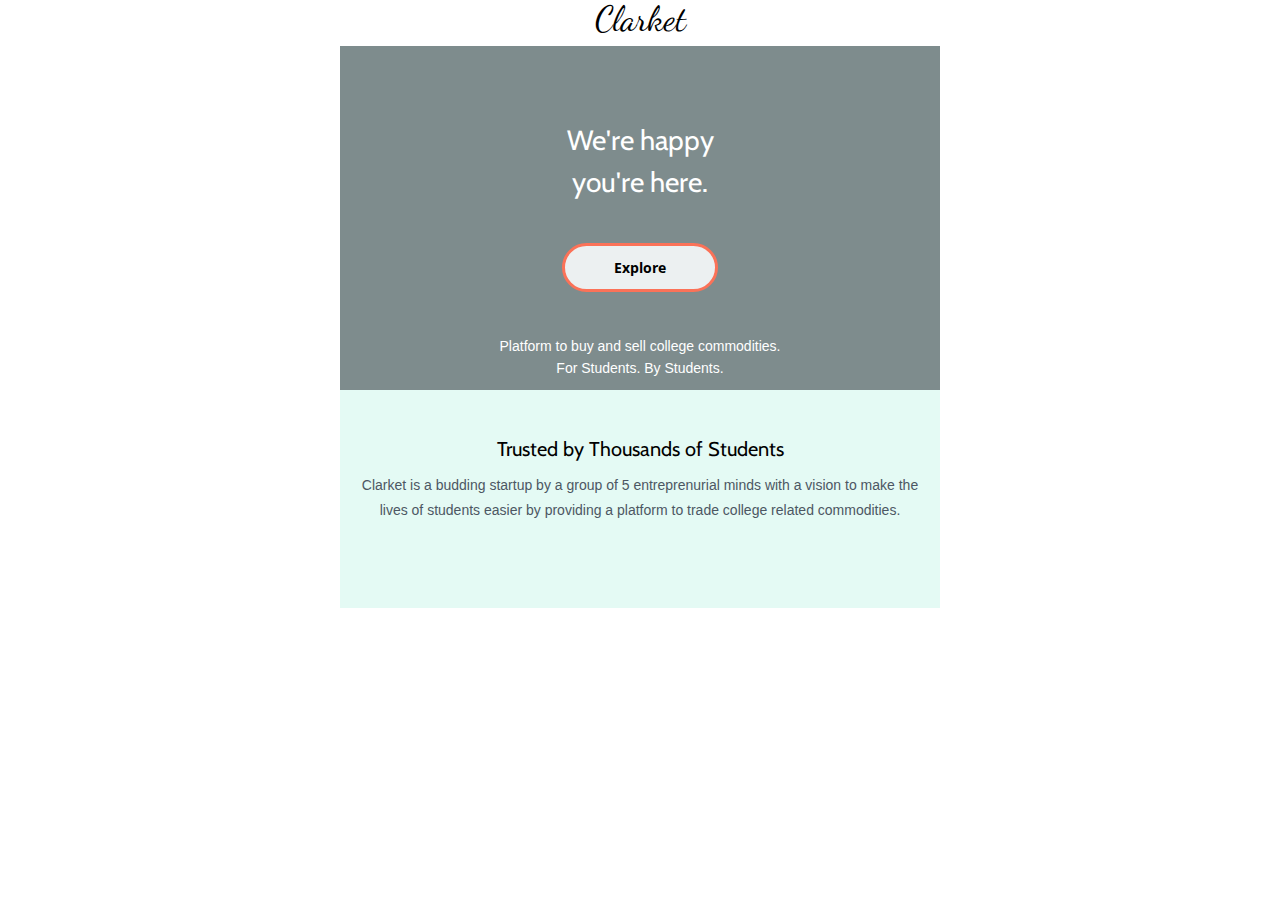
<file: template.html>
<!DOCTYPE HTML
  PUBLIC "-//W3C//DTD XHTML 1.0 Transitional //EN" "http://www.w3.org/TR/xhtml1/DTD/xhtml1-transitional.dtd">
<html xmlns="http://www.w3.org/1999/xhtml" xmlns:v="urn:schemas-microsoft-com:vml"
  xmlns:o="urn:schemas-microsoft-com:office:office">

<head>
  <meta http-equiv="Content-Type" content="text/html; charset=UTF-8">
  <meta name="viewport" content="width=device-width, initial-scale=1.0">
  <meta name="x-apple-disable-message-reformatting">
  <meta http-equiv="X-UA-Compatible" content="IE=edge">
  <link rel="preconnect" href="https://fonts.googleapis.com">
  <link rel="preconnect" href="https://fonts.gstatic.com" crossorigin>
  <link href="https://fonts.googleapis.com/css2?family=Dancing+Script&display=swap" rel="stylesheet">
  <title></title>

  <style type="text/css">
    table,
    td {
      color: #000000;
    }

    a {
      color: #0000ee;
      text-decoration: underline;
    }

    @media (max-width: 480px) {
      #u_content_menu_5 .v-padding {
        padding: 16px 18px 10px !important;
      }

      #u_content_text_4 .v-text-align {
        text-align: center !important;
      }

      #u_content_text_12 .v-text-align {
        text-align: left !important;
      }

      #u_content_text_19 .v-text-align {
        text-align: left !important;
      }

      #u_content_image_10 .v-src-width {
        width: 100% !important;
      }

      #u_content_image_10 .v-src-max-width {
        max-width: 100% !important;
      }

      #u_content_text_30 .v-text-align {
        text-align: center !important;
      }

      #u_content_text_33 .v-text-align {
        text-align: center !important;
      }

      #u_content_text_31 .v-text-align {
        text-align: center !important;
      }

      #u_content_text_34 .v-text-align {
        text-align: center !important;
      }

      #u_content_text_29 .v-text-align {
        text-align: center !important;
      }

      #u_content_text_32 .v-text-align {
        text-align: center !important;
      }
    }

    @media only screen and (min-width: 620px) {
      .u-row {
        width: 600px !important;
      }

      .u-row .u-col {
        vertical-align: top;
      }

      .u-row .u-col-33p33 {
        width: 199.98px !important;
      }

      .u-row .u-col-50 {
        width: 300px !important;
      }

      .u-row .u-col-100 {
        width: 600px !important;
      }

    }

    @media (max-width: 620px) {
      .u-row-container {
        max-width: 100% !important;
        padding-left: 0px !important;
        padding-right: 0px !important;
      }

      .u-row .u-col {
        min-width: 320px !important;
        max-width: 100% !important;
        display: block !important;
      }

      .u-row {
        width: calc(100% - 40px) !important;
      }

      .u-col {
        width: 100% !important;
      }

      .u-col>div {
        margin: 0 auto;
      }
    }

    body {
      margin: 0;
      padding: 0;
    }

    table,
    tr,
    td {
      vertical-align: top;
      border-collapse: collapse;
    }

    p {
      margin: 0;
    }

    .ie-container table,
    .mso-container table {
      table-layout: fixed;
    }

    * {
      line-height: inherit;
    }

    a[x-apple-data-detectors='true'] {
      color: inherit !important;
      text-decoration: none !important;
    }
  </style>
  <link href="https://fonts.googleapis.com/css?family=Cabin:400,700&display=swap" rel="stylesheet" type="text/css">
  <link href="https://fonts.googleapis.com/css?family=Lobster+Two:400,700&display=swap" rel="stylesheet"
    type="text/css">
  <link href="https://fonts.googleapis.com/css?family=Open+Sans:400,700&display=swap" rel="stylesheet" type="text/css">
</head>

<body class="clean-body u_body"
  style="margin: 0;padding: 0;-webkit-text-size-adjust: 100%;background-color: #ffffff;color: #000000">
  <table
    style="border-collapse: collapse;table-layout: fixed;border-spacing: 0; mso-table-lspace: 0pt; mso-table-rspace: 0pt;vertical-align: top;min-width: 320px;Margin: 0 auto;background-color: #ffffff;width:100%"
    cellpadding="0" cellspacing="0">
    <tbody>
      <tr style="vertical-align: top">
        <td style="word-break: break-word;border-collapse: collapse !important;vertical-align: top">
          <div class="u-row-container" style="padding: 0px;background-color: transparent">
            <div class="u-row"
              style="Margin: 0 auto;min-width: 320px;max-width: 600px;overflow-wrap: break-word;word-wrap: break-word;word-break: break-word;background-color: transparent;">
              <div style="border-collapse: collapse;display: table;width: 100%;background-color: transparent;">
                <div class="u-col u-col-100"
                  style="max-width: 320px;min-width: 600px;display: table-cell;vertical-align: top;">
                  <div style="width: 100% !important;">
                    <div
                      style="padding: 0px;border-top: 0px solid transparent;border-left: 0px solid transparent;border-right: 0px solid transparent;border-bottom: 0px solid transparent;">
                      <table style="font-family:arial,helvetica,sans-serif;" role="presentation" cellpadding="0"
                        cellspacing="0" width="100%" border="0">
                        <tbody>
                          <tr>
                            <td
                              style="overflow-wrap:break-word;word-break:break-word;padding:10px;font-family:arial,helvetica,sans-serif;"
                              align="left">

                              <div class="v-text-align"
                                style="line-height: 140%; text-align: left; word-wrap: break-word;">
                                <p style="font-size: 14px; line-height: 140%; text-align: center;"><span
                                    style="font-family: 'Lobster Two', cursive; font-size: 14px; line-height: 19.6px;"><span
                                      style="font-family: 'Dancing Script', cursive; font-size: 35px;">Clarket</span>
                              </div>

                            </td>
                          </tr>
                        </tbody>
                      </table>
                    </div>
                  </div>
                </div>
              </div>
            </div>
          </div>



          <div class="u-row-container" style="padding: 0px;background-color: transparent">
            <div class="u-row"
              style="Margin: 0 auto;min-width: 320px;max-width: 600px;overflow-wrap: break-word;word-wrap: break-word;word-break: break-word;background-color: #7e8c8d;">
              <div
                style="border-collapse: collapse;display: table;width: 100%;background-image: url('https://user-images.githubusercontent.com/74304916/145452220-401051cb-961d-4e19-995b-72344727e3d9.png');background-repeat: no-repeat;background-position: center top;background-color: transparent;">
                <div class="u-col u-col-100"
                  style="max-width: 320px;min-width: 600px;display: table-cell;vertical-align: top;">
                  <div style="width: 100% !important;">
                    <div
                      style="padding: 0px;border-top: 0px solid transparent;border-left: 0px solid transparent;border-right: 0px solid transparent;border-bottom: 0px solid transparent;">
                      <table id="u_content_menu_5" style="font-family:arial,helvetica,sans-serif;" role="presentation"
                        cellpadding="0" cellspacing="0" width="100%" border="0">
                        <tbody>
                          <tr>
                            <td
                              style="overflow-wrap:break-word;word-break:break-word;padding:10px;font-family:arial,helvetica,sans-serif;"
                              align="left">

                              <div class="menu" style="text-align:center">
                                <span
                                  style="padding:16px 35px 10px;display:inline-block;color:#ecf0f1;font-family:helvetica,sans-serif;font-size:15px"
                                  class="v-padding">

                                </span>
                                <span
                                  style="padding:16px 35px 10px;display:inline-block;color:#ecf0f1;font-family:helvetica,sans-serif;font-size:15px"
                                  class="v-padding">

                                </span>
                                <span
                                  style="padding:16px 35px 10px;display:inline-block;color:#ecf0f1;font-family:helvetica,sans-serif;font-size:15px"
                                  class="v-padding">

                                </span>
                              </div>

                            </td>
                          </tr>
                        </tbody>
                      </table>

                      <table id="u_content_text_4" style="font-family:arial,helvetica,sans-serif;" role="presentation"
                        cellpadding="0" cellspacing="0" width="100%" border="0">
                        <tbody>
                          <tr>
                            <td
                              style="overflow-wrap:break-word;word-break:break-word;padding:23px 10px 10px;font-family:arial,helvetica,sans-serif;"
                              align="left">

                              <div class="v-text-align"
                                style="color: #ffffff; line-height: 150%; text-align: center; word-wrap: break-word;">
                                <p style="font-size: 14px; line-height: 150%;"><span
                                    style="font-family: Cabin, sans-serif; font-size: 14px; line-height: 21px;"><span
                                      style="font-size: 28px; line-height: 42px;"><span
                                        style="line-height: 42px; font-size: 28px;">We're happy </span></span></span>
                                </p>
                                <p style="font-size: 14px; line-height: 150%;"><span
                                    style="font-family: Cabin, sans-serif; font-size: 14px; line-height: 21px;"><span
                                      style="font-size: 28px; line-height: 42px;"><span
                                        style="line-height: 42px; font-size: 28px;">you're here.</span></span></span>
                                </p>
                              </div>

                            </td>
                          </tr>
                        </tbody>
                      </table>

                      <table style="font-family:arial,helvetica,sans-serif;" role="presentation" cellpadding="0"
                        cellspacing="0" width="100%" border="0">
                        <tbody>
                          <tr>
                            <td
                              style="overflow-wrap:break-word;word-break:break-word;padding:30px 10px 43px;font-family:arial,helvetica,sans-serif;"
                              align="left">

                              <div class="v-text-align" align="center">
                                <a href="" target="_blank"
                                  style="box-sizing: border-box;display: inline-block;font-family:arial,helvetica,sans-serif;text-decoration: none;-webkit-text-size-adjust: none;text-align: center;color: #000000; background-color: #ecf0f1; border-radius: 27px;-webkit-border-radius: 27px; -moz-border-radius: 27px; width:27%; max-width:100%; overflow-wrap: break-word; word-break: break-word; word-wrap:break-word; mso-border-alt: none;border-top-width: 3px; border-top-style: solid; border-top-color: #fb7258; border-left-width: 3px; border-left-style: solid; border-left-color: #fb7258; border-right-width: 3px; border-right-style: solid; border-right-color: #fb7258; border-bottom-width: 3px; border-bottom-style: solid; border-bottom-color: #fb7258;">
                                  <span class="v-padding"
                                    style="display:block;padding:12px 30px;line-height:120%;"><strong><span
                                        style="font-family: 'Open Sans', sans-serif; font-size: 14px; line-height: 16.8px;">Explore</span></strong><br /></span>
                                </a>
                              </div>

                            </td>
                          </tr>
                        </tbody>
                      </table>

                      <table style="font-family:arial,helvetica,sans-serif;" role="presentation" cellpadding="0"
                        cellspacing="0" width="100%" border="0">
                        <tbody>
                          <tr>
                            <td
                              style="overflow-wrap:break-word;word-break:break-word;padding:0px 10px 10px;font-family:arial,helvetica,sans-serif;"
                              align="left">

                              <div class="v-text-align"
                                style="color: #ffffff; line-height: 160%; text-align: center; word-wrap: break-word;">
                                <p style="font-size: 14px; line-height: 160%;">Platform to buy and sell college
                                  commodities.<br />For Students. By Students.</p>
                              </div>

                            </td>
                          </tr>
                        </tbody>
                      </table>
                    </div>
                  </div>
                </div>
              </div>
            </div>
          </div>

          <div class="u-row-container" style="padding: 0px;background-color: transparent">
            <div class="u-row"
              style="Margin: 0 auto;min-width: 320px;max-width: 600px;overflow-wrap: break-word;word-wrap: break-word;word-break: break-word;background-color: #e4faf4;">
              <div style="border-collapse: collapse;display: table;width: 100%;background-color: transparent;">
                <div class="u-col u-col-100"
                  style="max-width: 320px;min-width: 600px;display: table-cell;vertical-align: top;">
                  <div style="width: 100% !important;">
                    <div
                      style="padding: 0px;border-top: 0px solid transparent;border-left: 0px solid transparent;border-right: 0px solid transparent;border-bottom: 0px solid transparent;">
                      <table style="font-family:arial,helvetica,sans-serif;" role="presentation" cellpadding="0"
                        cellspacing="0" width="100%" border="0">
                        <tbody>
                          <tr>
                            <td
                              style="overflow-wrap:break-word;word-break:break-word;padding:45px 10px 10px;font-family:arial,helvetica,sans-serif;"
                              align="left">

                              <div class="v-text-align"
                                style="line-height: 140%; text-align: center; word-wrap: break-word;">
                                <p style="font-size: 14px; line-height: 140%;"><span
                                    style="font-family: Cabin, sans-serif; font-size: 20px; line-height: 28px;">Trusted
                                    by Thousands of Students</span></p>
                              </div>

                            </td>
                          </tr>
                        </tbody>
                      </table>

                      <table style="font-family:arial,helvetica,sans-serif;" role="presentation" cellpadding="0"
                        cellspacing="0" width="100%" border="0">
                        <tbody>
                          <tr>
                            <td
                              style="overflow-wrap:break-word;word-break:break-word;padding:0px 10px 10px;font-family:arial,helvetica,sans-serif;"
                              align="left">

                              <div class="v-text-align"
                                style="color: #4c5763; line-height: 180%; text-align: center; word-wrap: break-word;">
                                <p style="font-size: 14px; line-height: 180%;">Clarket is a budding startup by a group
                                  of 5 entreprenurial minds with a vision to make the lives of students easier by
                                  providing a platform to trade college related commodities.</p>
                              </div>

                            </td>
                          </tr>
                        </tbody>
                      </table>

                      <table style="font-family:arial,helvetica,sans-serif;" role="presentation" cellpadding="0"
                        cellspacing="0" width="100%" border="0">
                        <tbody>
                          <tr>
                            <td
                              style="overflow-wrap:break-word;word-break:break-word;padding:10px;font-family:arial,helvetica,sans-serif;"
                              align="left">

                              <table width="100%" cellpadding="0" cellspacing="0" border="0">
                                <tr>
                                  <td class="v-text-align" style="padding-right: 0px;padding-left: 0px;" align="center">
                                  </td>
                                </tr>
                              </table>

                            </td>
                          </tr>
                        </tbody>
                      </table>

                      <table style="font-family:arial,helvetica,sans-serif;" role="presentation" cellpadding="0"
                        cellspacing="0" width="100%" border="0">
                        <tbody>
                          <tr>
                            <td
                              style="overflow-wrap:break-word;word-break:break-word;padding:15px 10px 40px;font-family:arial,helvetica,sans-serif;"
                              align="left">
                            </td>
                          </tr>
                        </tbody>
                      </table>
</body>

</html>
</file>
<file: styles.css>
.site-header {
    position: relative;
    padding: 24px 0;
    z-index: 2;
  }
  .site-header::before {
    content: "";
    position: absolute;
    top: 0px;
    right: -70px;
    width: 1440px;
    height: 324px;
    z-index: 2;
    background-image: url("assets/header-illustration-light.svg");
  }

  .site-header-inner {
    position: relative;
    display: flex;
    justify-content: space-between;
    align-items: center;
  }
  
  .hero-image{
      z-index: -2;
      position: absolute;
      top: 180px;
      right: -190px;
      opacity: 0.9;

  }

  .second-bg-image{
      z-index: -2;
      position: absolute;
      top: 950px;
      left: -300px;
      opacity: 1;
      transform: rotate(180deg);
  }

  .bottom-hero-image{
      position: absolute;
      top: 1140px;
      left: 1060px;
      transform: rotate(180deg);
  }

  .wid {
    width: 400px;
  }
  .heightt {
    height: 400px;
    margin: 0;
    padding: 0;
  }
  .roundedd {
    height: 40px;
    width: 40px;
    border-radius: 100%;
  }
  .height-card {
    height: 400px !important;
  }
  .height-card-2 {
    height: 165px !important;
  }
  
  .vector-image {
    margin-top: 30px;
    margin-left: 80px;
    margin-right: 0px;
    padding: 0px;
    width: 450px;
  }
  
  .home-heading {
    font-family: "Dancing Script", sans-serif;
    font-weight: 400;
    font-size: 60px;
    margin-top: 60px;
    margin-left: 10px;
    padding: 0px;
    margin-bottom: 0px;
  }
  
  .home-subheading {
    font-family: "Inter";
    font-size: 50px;
    margin-left: 10px;
    margin-top: 0px;
    padding: 0px;
    font-weight: 900;
  }
  
  .home-subsubheading {
    padding: 0px;
    margin-top: 0px;
    font-family: "Open Sans", sans-serif;
    font-size: 24px;
    font-weight: 400;
    margin-left: 10px;
  }
  
  a:link,
  a:visited {
    margin-top: 10px;
    margin-left: 12px;
    color: black;
    font-weight: 500;
    font-size: 19px;
    font-family: "Inter";
    border: 3px solid #fb7258;
    padding: 9px 28px;
    text-align: center;
    text-decoration: none;
    display: inline-block;
    border-radius: 10px;
  }
  
  a:hover {
    background-color: rgba(251, 114, 88, 0.1);
    -webkit-transition-duration: 0.4s; /* Safari */
    transition-duration: 1s;
  }
  
  .align-horizontal {
    display: flex;
  }
  
  hr {
    border: none;
    height: 55px;
    color: grey;
  }
  
  .who-are-we {
    letter-spacing: 0px;
    word-spacing: 1px;
    font-family: "Inter";
    font-weight: 700;
    font-size: 50px;
    margin-left: 60px;
    margin-top: 20px;
  }
  
  .who-are-we-body {
    line-height: 50px;
    margin-left: 60px;
    font-family: "Inter";
    font-size: 20px;
    font-weight: 400;
  }
  
  .trusted {
    font-size: 30px;
    margin-left: 140px;
    margin-top: 20px;
  }
  
  .card {
    border: none;
    margin-left: 10px;
    margin-right: 20px;
    padding-left: 10px;
    padding-right: 20px;
    padding-top: 50px;
    padding-bottom: 50px;
    margin-bottom: 20px;
    margin-top: 10px;
    height: 160px;
    width: 250px;
    border-radius: 10px;
    background-color: #eeeeee;
  }
  
  .pair-2 {
    margin-top: 20px;
    margin-right: 50px;
  }
  
  .popular-locations {
    margin-top: 10px;
    margin-left: 50px;
    margin-bottom: 20px;
    position: relative;
    float: left;
    align-items: flex-end;
  }
  
  .location {
    padding: 0px;
    margin-left: 6px;
    margin-bottom: 2px;
    font-size: smaller;
  }
  
  .connect {
    margin-top: 10px;
    margin-right: 50px;
    position: relative;
    float: right;
    align-items: flex-end;
  }
  
  .connect-images {
    position: relative;
    float: right;
  }
  
  .connect-logo {
    width: 25px;
    margin-left: 5px;
  }
  
  .slidebutton{
      color: black;
  }

  .reviewimage{
      opacity: 0;
      height: 200px;
      width: 50px;
  }

  .carousel-caption{
    color: black;
  }

  .user-icon-image{
      z-index: 2;
      position: relative;
      height: 120px;
      width: 120px;
      border-radius: 100px;
      left: 615px;
      top: 56px;
      margin: auto;
      align-items: center;
      align-self: center;
      border: 3px solid #555555;
  }

  .carousel-control-next-icon{
      z-index: 2;
      color: black;
  }

  .carousel-control-prev-icon{
      z-index: 2;
      color: black;
  }
</file>
<file: detailedstyle.css>
body {
  font-family: "Inter", sans-serif;
  background-color: #fbfbfb;
}
.main_container {
  margin: 12vh;
  display: flex;
  align-items: center;
  justify-content: space-evenly;
  /* border: 2px solid red; */
  align-items: center;
}

.desc {
  display: flex;
  flex-direction: column;
  flex-wrap: wrap;
  /* border: 2px solid blue; */
  width: 35vw;
}
.buttons {
  display: flex;
  align-items: center;
  justify-content: space-around;
}
.seller {
  border: 1px solid #cccccccc;
  align-self: flex-start;
  border-radius: 10px;
  padding: 35px 55px 35px 55px;
  color: #777777;
  font-weight: 600;
  font-size: large;
  margin-left: 80px;
}
.image {
  align-self: flex-start;
  border: 1px solid #cccccccc;
  width: 20vw;
  border-radius: 10px;
  margin-right: 80px;
}
#img1 {
  width: 100%;
}
.heading1 {
  font-size: 28px;
  font-weight: bold;
  display: inline;
  margin-bottom: 0;
  margin-top: 0;
  font-family: "Open Sans", sans-serif;
}
.heading2 {
  color: #666666;
  font-size: 1.2rem;
}
.price {
  font-size: 25px;
  font-weight: 500;
}
.heading3 {
  font-size: 20px;
  color: black;
}
input[type="number"]::-webkit-inner-spin-button,
input[type="number"]::-webkit-outer-spin-button {
  -webkit-appearance: none;
  -moz-appearance: none;
  appearance: none;
  margin: 0;
}
.shd {
  box-shadow: 2px 2px 2px #e5e5e5;
}
.hs {
  height: 70px;
}
.nopadding {
  margin: 0 !important;
  padding: 0 !important;
}
.widath {
  width: 400px;
}
.home-heading {
  font-family: "Dancing Script", sans-serif !important;
  font-size: 3rem;
}
.cbtn {
  font-size: 1.5rem;
  border: 3px solid #fb7258 !important;
  border-radius: 20px;
  width: 125px;
}
.cbtn:hover {
  background-color: rgba(251, 114, 88, 0.1);
  -webkit-transition-duration: 0.4s; /* Safari */
  transition-duration: 1s;
}
.bh {
  background-color: #fb7258 !important;
}
input[type="range"] {
  height: 25px;
  -webkit-appearance: none;
  margin: 10px 0;
  width: 100%;
}
input[type="range"]:focus {
  outline: none;
}
input[type="range"]::-webkit-slider-runnable-track {
  width: 100%;
  height: 5px;
  cursor: pointer;
  animate: 0.2s;
  box-shadow: 0px 0px 0px #000000;
  background: #e0d1d9;
  border-radius: 1px;
  border: 0px solid #000000;
}
.dispTags {
  padding: 10px;
  background-color: whitesmoke;
  margin-top: 10px;
  height: 100px;
  border-radius: 10px;
}
.fmr {
  height: 40px;
  border: 0px;
  border-radius: 10px;
}
.tgs {
  padding: 5px;
  margin: 5px !important;
}
input[type="range"]::-webkit-slider-thumb {
  box-shadow: 0px 0px 0px #000000;
  border: 1px solid #2497e3;
  height: 18px;
  width: 18px;
  border-radius: 25px;
  background: #fb7258;
  cursor: pointer;
  -webkit-appearance: none;
  margin-top: -7px;
}
/* input[type=range]:focus::-webkit-slider-runnable-track {
  background: #E0D1D9;
} */
input[type="range"]::-moz-range-track {
  width: 100%;
  height: 1px;
  cursor: pointer;
  animate: 0.2s;
  box-shadow: 0px 0px 0px #000000;
  /* background: #E0D1D9; */
  border-radius: 1px;
  border: 0px solid #000000;
}
.fnt {
  font-family: "Open Sans", sans-serif;
}
input[type="range"]::-moz-range-thumb {
  box-shadow: 0px 0px 0px #000000;
  border: 1px solid #2497e3;
  height: 18px;
  width: 18px;
  border-radius: 25px;
  background: #fb7258;
  cursor: pointer;
}
/* input[type=range]::-ms-track {
  width: 100%;
  height: 5px;
  cursor: pointer;
  animate: 0.2s;
  background: transparent;
  border-color: transparent;
  color: transparent;
} */
/* input[type=range]::-ms-fill-lower {
  background: #E0D1D9;
  border: 0px solid #000000;
  border-radius: 2px;
  box-shadow: 0px 0px 0px #000000;
}
input[type=range]::-ms-fill-upper {
  background: #E0D1D9;
  border: 0px solid #000000;
  border-radius: 2px;
  box-shadow: 0px 0px 0px #000000;
} */
input[type="range"]::-ms-thumb {
  margin-top: 1px;
  box-shadow: 0px 0px 0px #000000;
  border: 1px solid #2497e3;
  height: 18px;
  width: 18px;
  border-radius: 25px;
  background: #fb7258;
  cursor: pointer;
}

/* input[type=range]:focus::-ms-fill-lower {
  background: #E0D1D9;
}
input[type=range]:focus::-ms-fill-upper {
  background: #E0D1D9;
} */
#minimum,
#maximum,
.form-check-label {
  color: #fb7258 !important;
}
input[type="number"] {
  text-align: center;
}

.btn-login {
  font-size: 0.9rem;
  letter-spacing: 0.05rem;
  padding: 0.75rem 1rem;
}

.btn-google {
  color: white !important;
  background-color: #ea4335;
}

.btn-facebook {
  color: white !important;
  background-color: #3b5998;
}

.container {
  padding: 0 !important ;
  /* margin: auto; */
}
.progress {
  margin: 6px;
  width: 200px;
}
.wix {
  width: 80px;
  background-color: rgb(230, 230, 230, 85);
  border-width: 0px;
  border: none;
  outline: none;
}

.cbtn:hover {
  background-color: #ea4335;
  color: white;
}

.form-check input:checked {
  background-color: gray !important;
}
.bi {
  color: #fb7258;
}

.bii {
  color: #e5e5e5;
  background-color: #000000;
}
.bii:hover {
  color: #fb7258;
}

.bs {
  background-color: #aaaaaa !important;
  border-radius: 100px !important;
  padding: 4px 9px 4px 9px !important;
  font-weight: normal !important;
}
.cart{
    margin-top: 30px;
    margin-left: 12px;
    color: black;
    font-weight: 500;
    font-size: 22px;
    font-family: "Inter";
    padding: 12px 45px;
    border: 3px solid #fb7258;
    text-align: center;
    text-decoration: none;
    display: inline-block;
    border-radius: 30px;
    background-color:#f8f8f8 ;
}

.cart1:hover {
    background-color: rgba(251, 114, 88, 0.5);
    -webkit-transition-duration: 0.4s; /* Safari */
    transition-duration: 1s;
  }
.cart2{
    padding: 11px 55px;
    border: 3px solid rgba(236, 188, 29, 0.9);
}

.cart2:hover {
  background-color:rgba(236, 188, 29, 0.9);
  -webkit-transition-duration: 0.4s; /* Safari */
  transition-duration: 1s;
}
</file>
<file: signin.css>
* {
    padding: 0;
    margin: 0;
    color: #1a1f36;
    box-sizing: border-box;
    word-wrap: break-word;
    font-family: -apple-system,BlinkMacSystemFont,Segoe UI,Roboto,Helvetica Neue,Ubuntu,sans-serif;
  }
  body {
      min-height: 100%;
      background-color: #ffffff;
  }
  h1 {
      letter-spacing: -1px;
  }
  a {
    color: #5469d4;
    text-decoration: unset;
  }
  .login-root {
      background: #fff;
      display: flex;
      width: 100%;
      min-height: 100vh;
      overflow: hidden;
  }
  .loginbackground {
      min-height: 692px;
      position: fixed;
      bottom: 0;
      left: 0;
      right: 0;
      top: 0;
      z-index: 0;
      overflow: hidden;
  }
  .flex-flex {
      display: flex;
  }
  .align-center {
    align-items: center; 
  }
  .center-center {
    align-items: center;
    justify-content: center;
  }
  .box-root {
      box-sizing: border-box;
  }
  .flex-direction--column {
      -ms-flex-direction: column;
      flex-direction: column;
  }
   .loginbackground-gridContainer {
      display: -ms-grid;
      display: grid;
      -ms-grid-columns: [start] 1fr [left-gutter] (86.6px)[16] [left-gutter] 1fr [end];
      grid-template-columns: [start] 1fr [left-gutter] repeat(16,86.6px) [left-gutter] 1fr [end];
      -ms-grid-rows: [top] 1fr [top-gutter] (64px)[8] [bottom-gutter] 1fr [bottom];
      grid-template-rows: [top] 1fr [top-gutter] repeat(8,64px) [bottom-gutter] 1fr [bottom];
      justify-content: center;
      margin: 0 -2%;
      transform: rotate(-12deg) skew(-12deg);
  } 
  .box-divider--light-all-2 {
      box-shadow: inset 0 0 0 2px #e3e8ee;
  }
  .box-background--blue {
      background-color: #FFA500;
  }
  .box-background--white {
    background-color: #ffffff; 
  }
  .box-background--blue800 {
      background-color: #FF8C00;
  }
  .box-background--gray100 {
      background-color: #e3e8ee;
  }
  .box-background--cyan200 {
      background-color: rgb(255, 213, 128);
  }
  .padding-top--64 {
    padding-top: 64px;
  }
  .padding-top--24 {
    padding-top: 24px;
  }
  .padding-top--48 {
    padding-top: 48px;
  }
  .padding-bottom--24 {
    padding-bottom: 24px;
  }
  .padding-horizontal--48 {
    padding: 48px;
  }
  .padding-bottom--15 {
    padding-bottom: 15px;
  }
  
  
  .flex-justifyContent--center {
    -ms-flex-pack: center;
    justify-content: center;
  }
  
  .formbg {
      margin: 0px auto;
      width: 100%;
      max-width: 448px;
      background: white;
      border-radius: 4px;
      box-shadow: rgba(60, 66, 87, 0.12) 0px 7px 14px 0px, rgba(0, 0, 0, 0.12) 0px 3px 6px 0px;
  }
  span {
      display: block;
      font-size: 20px;
      line-height: 28px;
      color: #1a1f36;
  }
  label {
      margin-bottom: 10px;
  }
  .reset-pass a,label {
      font-size: 14px;
      font-weight: 600;
      display: block;
  }
  .reset-pass > a {
      text-align: right;
      margin-bottom: 10px;
  }
  .grid--50-50 {
      display: grid;
      grid-template-columns: 50% 50%;
      align-items: center;
  }
  
  .field input {
      font-size: 16px;
      line-height: 28px;
      padding: 8px 16px;
      width: 100%;
      min-height: 44px;
      border: unset;
      border-radius: 4px;
      outline-color: rgb(84 105 212 / 0.5);
      background-color: rgb(255, 255, 255);
      box-shadow: rgba(0, 0, 0, 0) 0px 0px 0px 0px, 
                  rgba(0, 0, 0, 0) 0px 0px 0px 0px, 
                  rgba(0, 0, 0, 0) 0px 0px 0px 0px, 
                  rgba(60, 66, 87, 0.16) 0px 0px 0px 1px, 
                  rgba(0, 0, 0, 0) 0px 0px 0px 0px, 
                  rgba(0, 0, 0, 0) 0px 0px 0px 0px, 
                  rgba(0, 0, 0, 0) 0px 0px 0px 0px;
  }
  
  input[type="submit"] {
      background-color: #FFA500;
      box-shadow: rgba(0, 0, 0, 0) 0px 0px 0px 0px, 
                  rgba(0, 0, 0, 0) 0px 0px 0px 0px, 
                  rgba(0, 0, 0, 0.12) 0px 1px 1px 0px, 
                  #FFA500 0px 0px 0px 1px, 
                  rgba(0, 0, 0, 0) 0px 0px 0px 0px, 
                  rgba(0, 0, 0, 0) 0px 0px 0px 0px, 
                  rgba(60, 66, 87, 0.08) 0px 2px 5px 0px;
      color: #fff;
      font-weight: 600;
      cursor: pointer;
  }
  .field-checkbox input {
      width: 20px;
      height: 15px;
      margin-right: 5px; 
      box-shadow: unset;
      min-height: unset;
  }
  .field-checkbox label {
      display: flex;
      align-items: center;
      margin: 0;
  }
  a.ssolink {
      display: block;
      text-align: center;
      font-weight: 600;
  }
  .footer-link span {
      font-size: 14px;
      text-align: center;
  }
  .listing a {
      color: #697386;
      font-weight: 600;
      margin: 0 10px;
  }
  
  .animationRightLeft {
    animation: animationRightLeft 2s ease-in-out infinite;
  }
  .animationLeftRight {
    animation: animationLeftRight 2s ease-in-out infinite;
  }
  .tans3s {
    animation: animationLeftRight 3s ease-in-out infinite;
  }
  .tans4s {
    animation: animationLeftRight 4s ease-in-out infinite;
  }
  
   @keyframes animationLeftRight {
    0% {
      transform: translateX(0px);
    }
    50% {
      transform: translateX(1000px);
    }
    100% {
      transform: translateX(0px);
    }
  } 
  
  @keyframes animationRightLeft {
    0% {
      transform: translateX(0px);
    }
    50% {
      transform: translateX(-1000px);
    }
    100% {
      transform: translateX(0px);
    }
  }  

  tr .field{
      line-height: normal;
  }

  .home-heading{
    font-family: 'Dancing Script', sans-serif !important;
    font-size:3rem;
    color: black;
}

.alert{
  position: relative;
  z-index: 1000 !important;
}
</file>
<file: contactus.css>
@import url('https://fonts.googleapis.com/css?family=Josefin+Sans');

*{
  margin: 0;
  padding: 0;
  box-sizing: border-box;
  outline: none;
  font-family: 'Josefin Sans', sans-serif;
}

body{
  background: rgba(69,90,100,.08);
}

.wrapper{
  position: absolute;
  top: 50%;
  left: 50%;
  transform: translate(-50%,-50%);
  max-width: 350px;
  width: 100%;
  background: linear-gradient(to right,#f8800f,#f87a04);
  padding: 25px;
  border-radius: 5px;
  box-shadow: 4px 4px 2px #000000; 
}

.wrapper h2{
  text-align: center;
  margin-bottom: 20px;
  text-transform: uppercase;
  letter-spacing: 3px;
  color: #332902;
}

.wrapper .input_field{
  margin-bottom: 10px;
}

.wrapper .input_field input[type="text"],
.wrapper textarea{
  border: 1px solid #e0e0e0;
  width: 100%;
  padding: 10px;
}

.wrapper textarea{
  resize: none;
  height: 80px;
}

.wrapper .btn input[type="submit"]{
  border: 0px;
  margin-top: 15px;
  padding: 10px;
  text-align: center;
  width: 100%;
  background: #ffffff;
  color: #332902;
  text-transform: uppercase;
  letter-spacing: 5px;
  font-weight: bold;
  border-radius: 25px;
  cursor: pointer;
}

#error_message{
  margin-bottom: 20px;
  background: #fe8b8e;
  padding: 0px;
  text-align: center;
  font-size: 14px;
  transition: all 0.5s ease;
}
</file>
<file: styless.css>
@import url("https://fonts.googleapis.com/css2?family=Baloo+Da+2:wght@500&display=swap");
::-webkit-scrollbar {
  display: none;
}
input[type="number"]::-webkit-inner-spin-button,
input[type="number"]::-webkit-outer-spin-button {
  -webkit-appearance: none;
  -moz-appearance: none;
  appearance: none;
  margin: 0;
}

.err{
  font-size: 1.5rem !important;
  text-align: center !important;

}
.cardanchor {
  color: black;
  text-decoration: none;
}

.cardanchor:hover {
  text-decoration: none;
  color: black;
}

.shd {
  box-shadow: 2px 2px 2px #e5e5e5;
}
.hs {
  height: 70px;
}
.nopadding {
  margin: 0 !important;
  padding: 0 !important;
}
.widath {
  width: 400px;
}
.home-heading {
  font-family: "Dancing Script", sans-serif !important;
  font-size: 3rem;
}
.cbtn {
  font-size: 1.5rem;
  border: 3px solid #fb7258 !important;
  border-radius: 20px;
  width: max-content;
}
.pxs{
  width:100px !important;
}
.cbtn:hover {
  background-color: rgba(251, 114, 88, 0.1);
  -webkit-transition-duration: 0.4s; /* Safari */
  transition-duration: 1s;
}
.bh {
  color: #fb7258 !important;
  background-color: #fbfbfb !important;
  font-size: 1.3rem;
}
input[type="range"] {
  height: 25px;
  -webkit-appearance: none;
  margin: 10px 0;
  width: 100%;
}
input[type="range"]:focus {
  outline: none;
}
input[type="range"]::-webkit-slider-runnable-track {
  width: 100%;
  height: 5px;
  cursor: pointer;
  animate: 0.2s;
  box-shadow: 0px 0px 0px #000000;
  background: #e0d1d9;
  border-radius: 1px;
  border: 0px solid #000000;
}
.dispTags {
  padding: 10px;
  background-color: whitesmoke;
  margin-top: 10px;
  height: 100px;
  border-radius: 10px;
}
.fmr {
  height: 40px;
  border: 0px;
  border-radius: 10px;
}
.tgs {
  padding: 5px;
  margin: 5px !important;
}
input[type="range"]::-webkit-slider-thumb {
  box-shadow: 0px 0px 0px #000000;
  border: 1px solid #fb7258;
  height: 18px;
  width: 18px;
  border-radius: 25px;
  background: #fb7258;
  cursor: pointer;
  -webkit-appearance: none;
  margin-top: -7px;
}
/* input[type=range]:focus::-webkit-slider-runnable-track {
  background: #E0D1D9;
} */
input[type="range"]::-moz-range-track {
  width: 100%;
  height: 1px;
  cursor: pointer;
  animate: 0.2s;
  box-shadow: 0px 0px 0px #000000;
  /* background: #E0D1D9; */
  border-radius: 1px;
  border: 0px solid #000000;
}
.fnt {
  font-family: "Open Sans", sans-serif;
}
input[type="range"]::-moz-range-thumb {
  box-shadow: 0px 0px 0px #000000;
  border: 1px solid #fb7258;
  height: 18px;
  width: 18px;
  border-radius: 25px;
  background: #fb7258;
  cursor: pointer;
}
/* input[type=range]::-ms-track {
  width: 100%;
  height: 5px;
  cursor: pointer;
  animate: 0.2s;
  background: transparent;
  border-color: transparent;
  color: transparent;
} */
/* input[type=range]::-ms-fill-lower {
  background: #E0D1D9;
  border: 0px solid #000000;
  border-radius: 2px;
  box-shadow: 0px 0px 0px #000000;
}
input[type=range]::-ms-fill-upper {
  background: #E0D1D9;
  border: 0px solid #000000;
  border-radius: 2px;
  box-shadow: 0px 0px 0px #000000;
} */
input[type="range"]::-ms-thumb {
  margin-top: 1px;
  box-shadow: 0px 0px 0px #000000;
  border: 1px solid #2497e3;
  height: 18px;
  width: 18px;
  border-radius: 25px;
  background: #fb7258;
  cursor: pointer;
}

/* input[type=range]:focus::-ms-fill-lower {
  background: #E0D1D9;
}
input[type=range]:focus::-ms-fill-upper {
  background: #E0D1D9;
} */
#minimum,
#maximum,
.form-check-label {
  color: #fb7258 !important;
}
input[type="number"] {
  text-align: center;
}

.btn-login {
  font-size: 0.9rem;
  letter-spacing: 0.05rem;
  padding: 0.75rem 1rem;
}

.btn-google {
  color: white !important;
  background-color: #ea4335;
}

.btn-facebook {
  color: white !important;
  background-color: #3b5998;
}

.container {
  padding: 0 !important ;
  /* margin: auto; */
}
.progress {
  margin: 6px;
  width: 200px;
}
.wix {
  width: 80px;
  background-color: rgb(230, 230, 230, 85);
  border-width: 0px;
  border: none;
  outline: none;
}

/* .cbtn:hover{
    background-color: #ea4335;
    color: white;
  } */
.cbtn:link,
.cbtn:visited {
  margin-top: 10px;
  margin-left: 12px;
  color: black;
  font-weight: 500;
  font-size: 19px;
  font-family: "Inter";
  border: 3px solid #fb7258;
  padding: 9px 28px;
  text-align: center;
  text-decoration: none;
  display: inline-block;
  border-radius: 10px;
}

.cbtn:hover {
  background-color: rgba(251, 114, 88, 0.1);
  -webkit-transition-duration: 0.4s; /* Safari */
  transition-duration: 1s;
}

.form-check input:checked {
  background-color: gray !important;
}
.bi {
  color: #fb7258;
}
.value {
  display: none;
}

.bii {
  color: #fb7258;
  border: 1px solid #000000;
}
.bii:hover {
  color: #e5e5e5;
  background-color: #000000;
}

.bs {
  background-color: white !important;
  border-radius: 100px !important;
  padding: 4px 9px 4px 9px !important;
  font-weight: normal !important;
  border: 2px solid #fb7258;
  color: #000000;
}
.card:hover {
  transform: scale(1.01);
  cursor: pointer;
  box-shadow: 2px 2px 3px #aaaaaa !important;
}
.sizee {
  height: 20px;
  width: 20px;
}
.scrl {
  /* overflow-y: hidden;
    height:500px; */
  overflow-y: scroll;
  height: 900px;
  padding: 20px;
}
.fnt {
  font-size: 1.6rem;
  font-family: "Inter", sans-serif;
  letter-spacing: 0.5px;
  color: #555555;
}

.img-fluid {
  border: 1.3px solid #bbbbbbbb;
  border-radius: 5px;
  height: 90%;
  width: 90%;
}

.card-body {
  padding-bottom: 0px !important;
}
.sbtnn{
  width:140px  !important;
}
</file>
